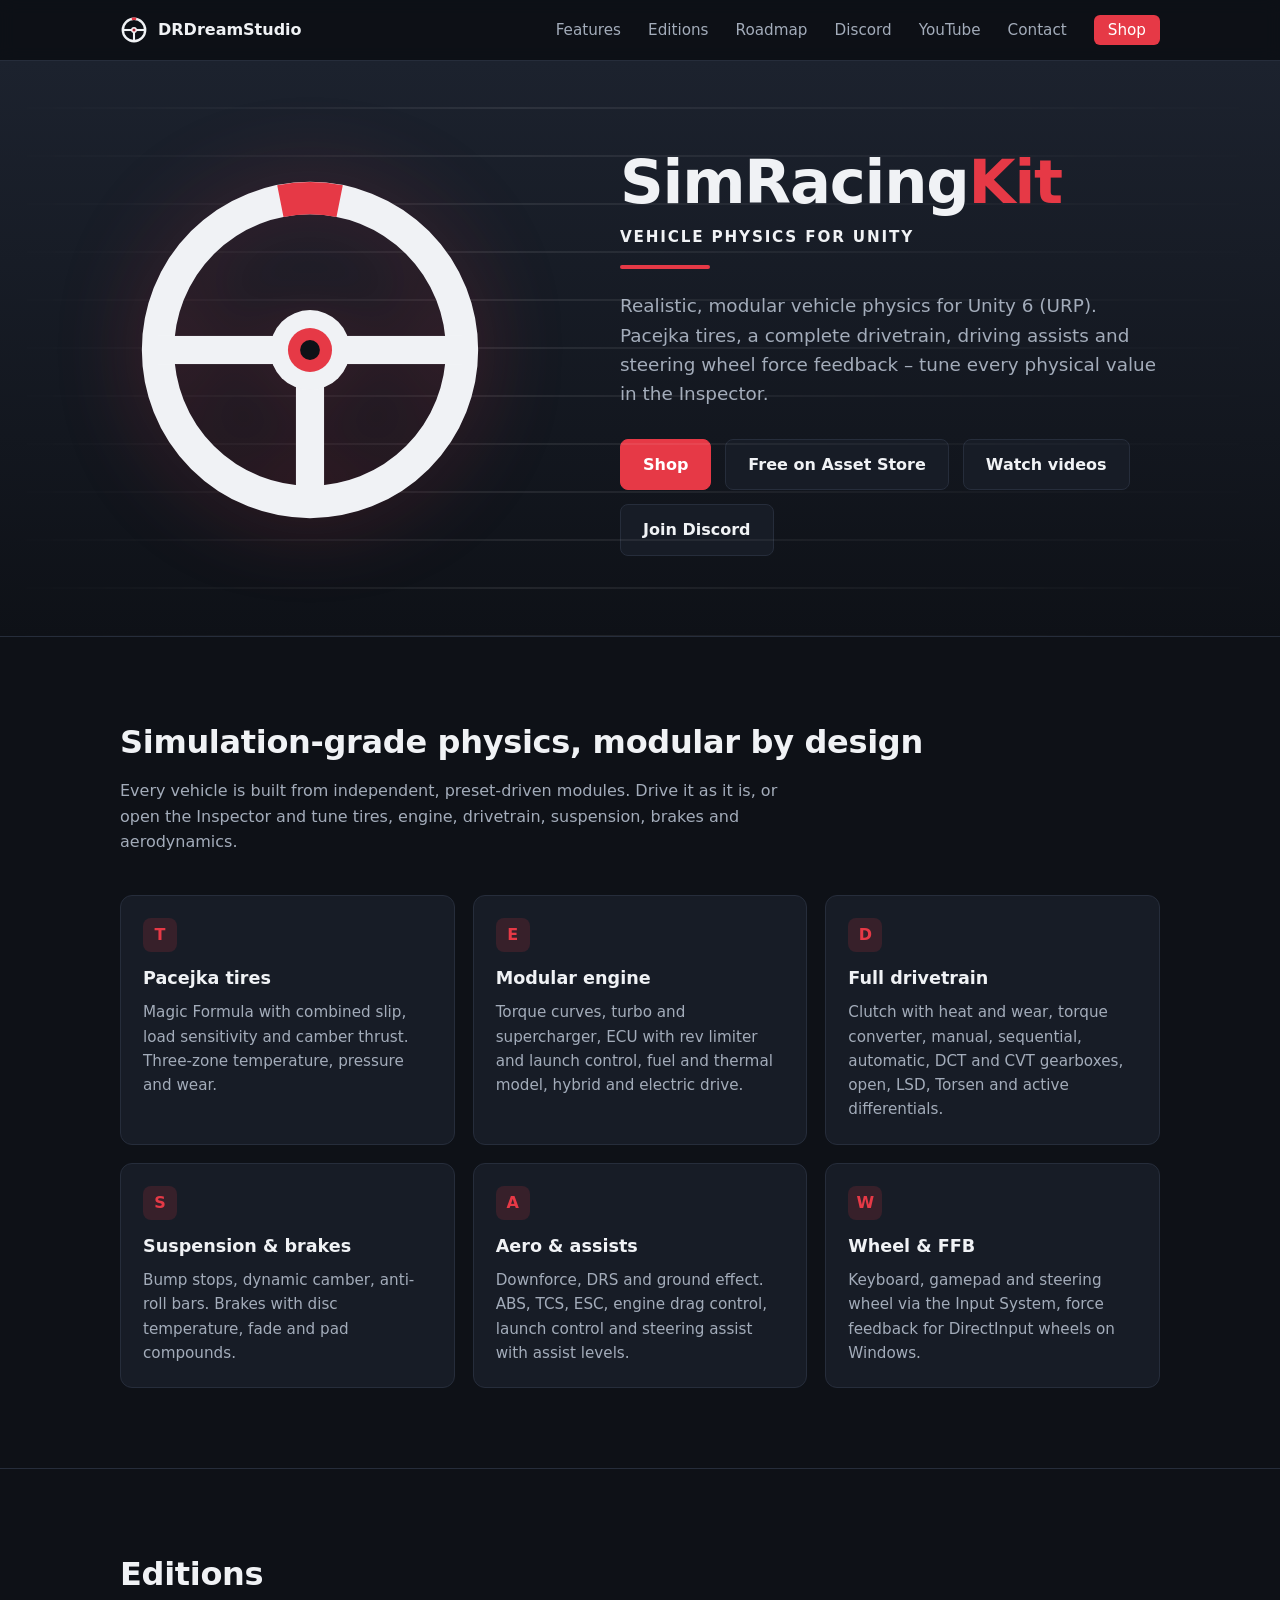
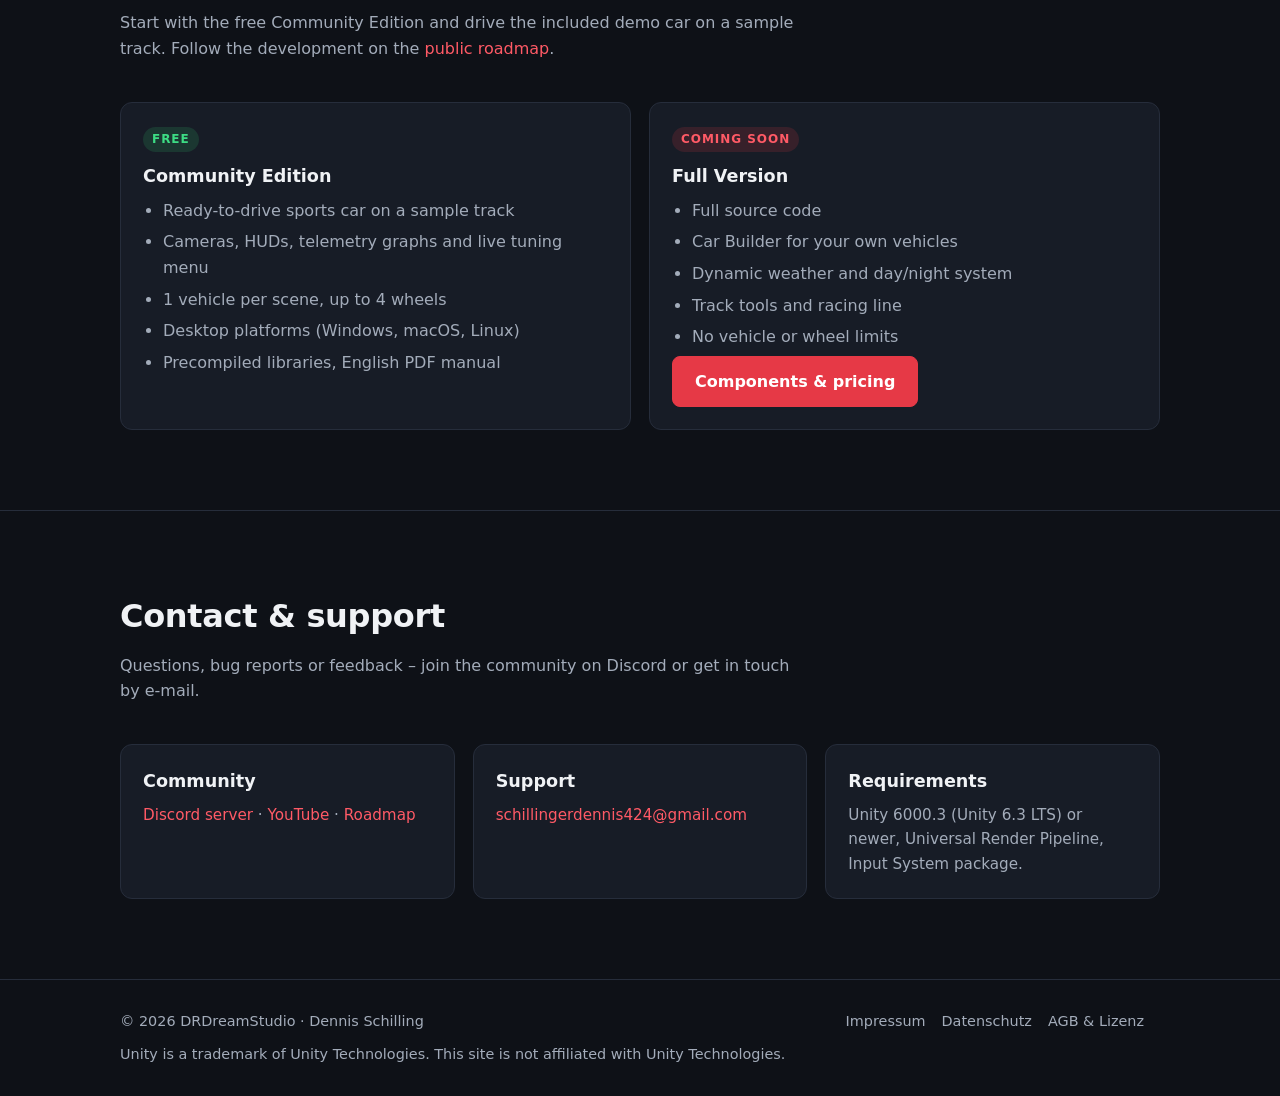
<file: index.html>
<!doctype html>
<html lang="en">
<head>
<meta charset="utf-8">
<meta name="viewport" content="width=device-width, initial-scale=1">
<title>SimRacingKit – Vehicle Physics for Unity | DRDreamStudio</title>
<meta name="description" content="SimRacingKit by DRDreamStudio: realistic, modular vehicle physics for Unity 6 (URP) – Pacejka tires, full drivetrain, driving assists and steering wheel force feedback.">
<link rel="icon" href="data:image/svg+xml,%3Csvg xmlns='http://www.w3.org/2000/svg' viewBox='0 0 100 100'%3E%3Ccircle cx='50' cy='50' r='38' fill='none' stroke='%23f0f2f5' stroke-width='9'/%3E%3Cpath d='M44 12.5 A38 38 0 0 1 56 12.5' stroke='%23e63946' stroke-width='9' fill='none'/%3E%3Ccircle cx='50' cy='50' r='10' fill='%23e63946'/%3E%3C/svg%3E">
<meta http-equiv="Content-Security-Policy" content="default-src 'self'; script-src 'self'; style-src 'self'; img-src 'self' data:; connect-src 'none'; object-src 'none'; base-uri 'self'; form-action 'none'">
<meta name="referrer" content="strict-origin-when-cross-origin">
<link rel="stylesheet" href="assets/css/style.css">
</head>
<body>

<svg width="0" height="0" class="sprite" aria-hidden="true">
  <defs>
    <symbol id="wheel" viewBox="0 0 100 100">
      <circle cx="50" cy="50" r="40" fill="none" stroke="#f0f2f5" stroke-width="8.5"/>
      <path d="M42.2 10.8 A40 40 0 0 1 57.8 10.8" fill="none" stroke="#e63946" stroke-width="8.5"/>
      <rect x="10" y="46.3" width="80" height="7.4" fill="#f0f2f5"/>
      <rect x="46.3" y="50" width="7.4" height="40" fill="#f0f2f5"/>
      <circle cx="50" cy="50" r="10.5" fill="#f0f2f5"/>
      <circle cx="50" cy="50" r="5.8" fill="#e63946"/>
      <circle cx="50" cy="50" r="2.6" fill="#0e1117"/>
    </symbol>
  </defs>
</svg>

<header class="top">
  <div class="wrap">
    <a class="brand" href="index.html"><svg><use href="#wheel"/></svg>DRDreamStudio</a>
    <nav>
      <a href="index.html#features">Features</a>
      <a href="index.html#editions">Editions</a>
      <a href="https://trello.com/b/XNqcwENH/simracingkit-roadmap" rel="noopener noreferrer" target="_blank">Roadmap</a>
      <a href="https://discord.gg/hZpCrPHmDp" rel="noopener noreferrer" target="_blank">Discord</a>
      <a href="https://www.youtube.com/@DennisSchilling1980" rel="noopener noreferrer" target="_blank">YouTube</a>
      <a href="index.html#contact">Contact</a>
      <a class="shop-link" href="shop.html">Shop</a>
    </nav>
  </div>
</header>

<div class="hero">
  <div class="speed"></div>
  <div class="wrap">
    <div class="emblem"><svg viewBox="0 0 100 100"><use href="#wheel"/></svg></div>
    <div>
      <h1>SimRacing<span class="kit">Kit</span></h1>
      <div class="edition">VEHICLE PHYSICS FOR UNITY</div>
      <div class="bar"></div>
      <p class="lead">Realistic, modular vehicle physics for Unity 6 (URP). Pacejka tires, a complete drivetrain, driving assists and steering wheel force feedback – tune every physical value in the Inspector.</p>
      <div class="btns">
        <!-- Link eintragen, sobald das Paket im Asset Store live ist -->
        <a class="btn primary" href="shop.html">Shop</a>
        <a class="btn" href="https://assetstore.unity.com/publishers/" id="storeLink" rel="noopener noreferrer" target="_blank">Free on Asset Store</a>
        <a class="btn" href="https://www.youtube.com/@DennisSchilling1980" id="videoLink" rel="noopener noreferrer" target="_blank">Watch videos</a>
        <a class="btn" href="https://discord.gg/hZpCrPHmDp" rel="noopener noreferrer" target="_blank">Join Discord</a>
      </div>
    </div>
  </div>
</div>

<section id="features">
  <div class="wrap">
    <h2>Simulation-grade physics, modular by design</h2>
    <p class="sub">Every vehicle is built from independent, preset-driven modules. Drive it as it is, or open the Inspector and tune tires, engine, drivetrain, suspension, brakes and aerodynamics.</p>
    <div class="grid">
      <div class="card"><div class="ico">T</div><h3>Pacejka tires</h3><p>Magic Formula with combined slip, load sensitivity and camber thrust. Three-zone temperature, pressure and wear.</p></div>
      <div class="card"><div class="ico">E</div><h3>Modular engine</h3><p>Torque curves, turbo and supercharger, ECU with rev limiter and launch control, fuel and thermal model, hybrid and electric drive.</p></div>
      <div class="card"><div class="ico">D</div><h3>Full drivetrain</h3><p>Clutch with heat and wear, torque converter, manual, sequential, automatic, DCT and CVT gearboxes, open, LSD, Torsen and active differentials.</p></div>
      <div class="card"><div class="ico">S</div><h3>Suspension &amp; brakes</h3><p>Bump stops, dynamic camber, anti-roll bars. Brakes with disc temperature, fade and pad compounds.</p></div>
      <div class="card"><div class="ico">A</div><h3>Aero &amp; assists</h3><p>Downforce, DRS and ground effect. ABS, TCS, ESC, engine drag control, launch control and steering assist with assist levels.</p></div>
      <div class="card"><div class="ico">W</div><h3>Wheel &amp; FFB</h3><p>Keyboard, gamepad and steering wheel via the Input System, force feedback for DirectInput wheels on Windows.</p></div>
    </div>
  </div>
</section>

<section id="editions">
  <div class="wrap">
    <h2>Editions</h2>
    <p class="sub">Start with the free Community Edition and drive the included demo car on a sample track. Follow the development on the <a href="https://trello.com/b/XNqcwENH/simracingkit-roadmap" rel="noopener noreferrer" target="_blank">public roadmap</a>.</p>
    <div class="compare">
      <div class="card">
        <span class="tag free">FREE</span>
        <h3>Community Edition</h3>
        <ul>
          <li>Ready-to-drive sports car on a sample track</li>
          <li>Cameras, HUDs, telemetry graphs and live tuning menu</li>
          <li>1 vehicle per scene, up to 4 wheels</li>
          <li>Desktop platforms (Windows, macOS, Linux)</li>
          <li>Precompiled libraries, English PDF manual</li>
        </ul>
      </div>
      <div class="card">
        <span class="tag soon">COMING SOON</span>
        <h3>Full Version</h3>
        <ul>
          <li>Full source code</li>
          <li>Car Builder for your own vehicles</li>
          <li>Dynamic weather and day/night system</li>
          <li>Track tools and racing line</li>
          <li>No vehicle or wheel limits</li>
        </ul>
        <p class="mt"><a class="btn primary" href="shop.html">Components &amp; pricing</a></p>
      </div>
    </div>
  </div>
</section>

<section id="contact">
  <div class="wrap">
    <h2>Contact &amp; support</h2>
    <p class="sub">Questions, bug reports or feedback – join the community on Discord or get in touch by e-mail.</p>
    <div class="contact">
      <div class="card">
        <h3>Community</h3>
        <p><a href="https://discord.gg/hZpCrPHmDp" rel="noopener noreferrer" target="_blank">Discord server</a> · <a href="https://www.youtube.com/@DennisSchilling1980" rel="noopener noreferrer" target="_blank">YouTube</a> · <a href="https://trello.com/b/XNqcwENH/simracingkit-roadmap" rel="noopener noreferrer" target="_blank">Roadmap</a></p>
      </div>
      <div class="card">
        <h3>Support</h3>
        <p><a href="mailto:schillingerdennis424@gmail.com">schillingerdennis424@gmail.com</a></p>
      </div>
      <div class="card">
        <h3>Requirements</h3>
        <p>Unity 6000.3 (Unity 6.3 LTS) or newer, Universal Render Pipeline, Input System package.</p>
      </div>
    </div>
  </div>
</section>


<footer>
  <div class="wrap">
    <span>© 2026 DRDreamStudio · Dennis Schilling</span>
    <span class="links"><a href="impressum.html">Impressum</a><a href="datenschutz.html">Datenschutz</a><a href="terms.html">AGB &amp; Lizenz</a></span>
    <span>Unity is a trademark of Unity Technologies. This site is not affiliated with Unity Technologies.</span>
  </div>
</footer>

</body>
</html>
</file>
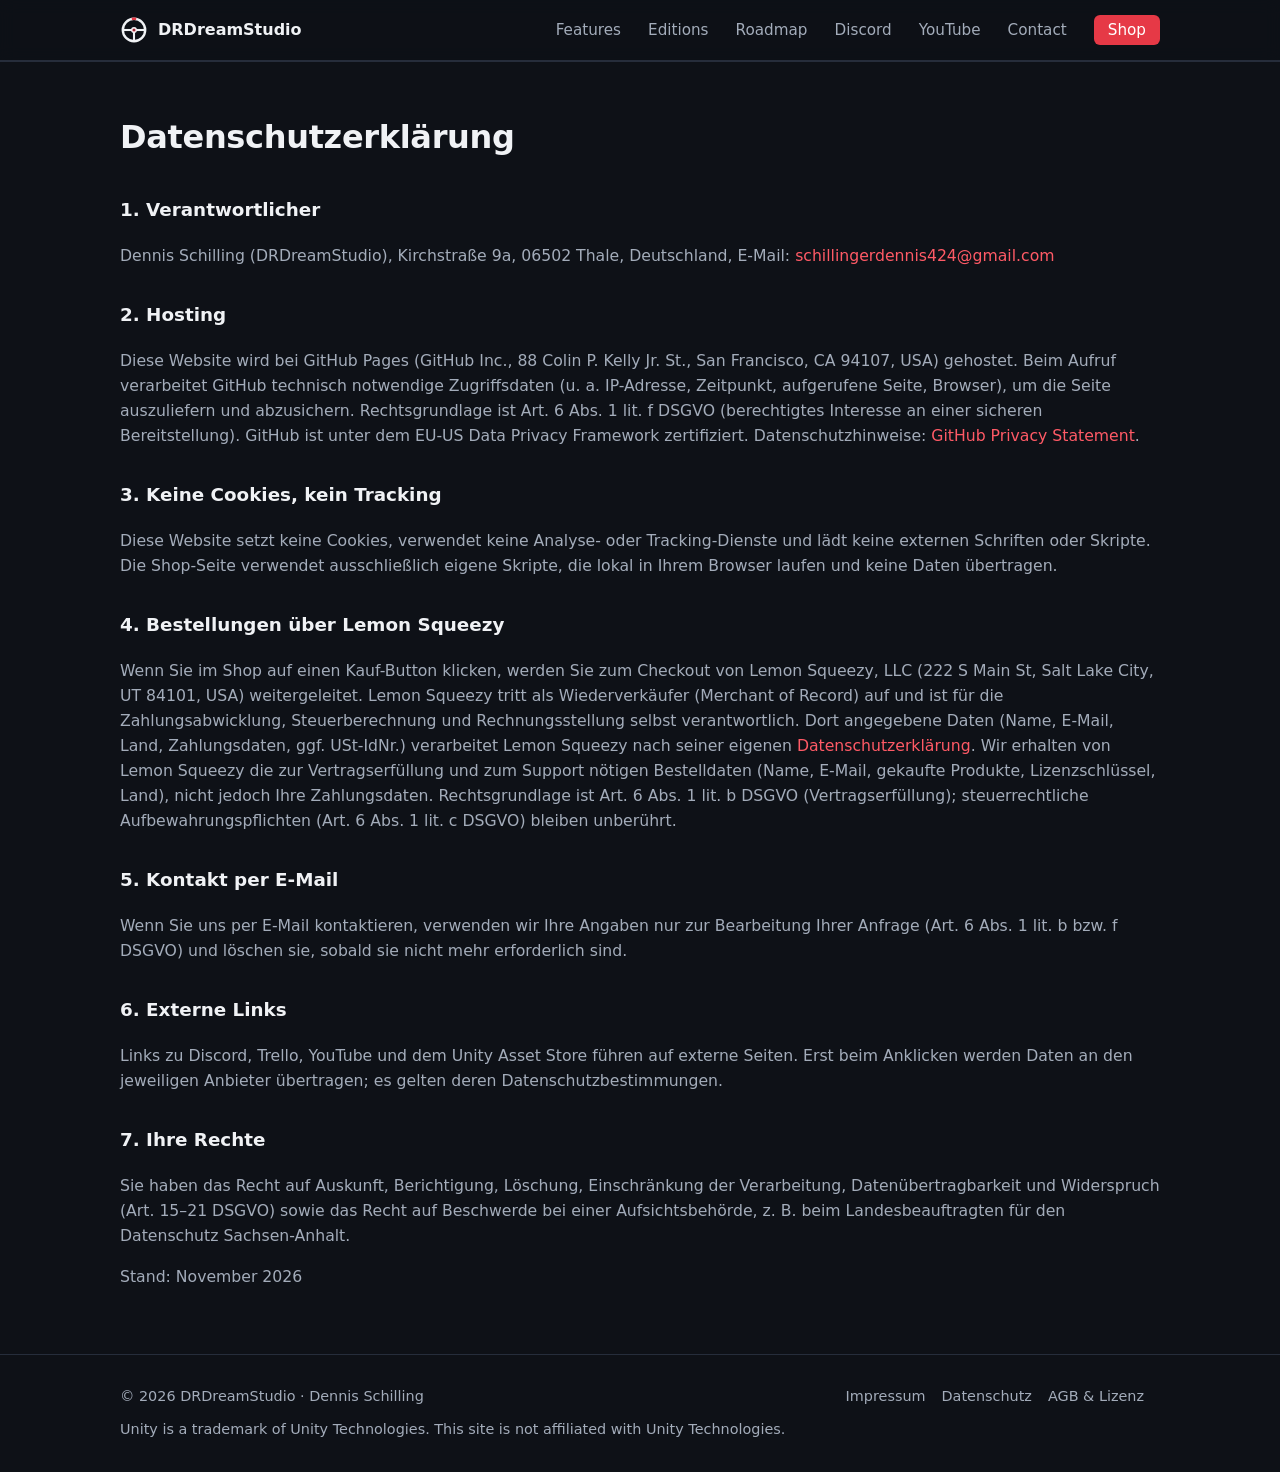
<file: datenschutz.html>
<!doctype html>
<html lang="de">
<head>
<meta charset="utf-8">
<meta name="viewport" content="width=device-width, initial-scale=1">
<title>Datenschutz – DRDreamStudio</title>
<meta name="description" content="Datenschutzerklärung DRDreamStudio / SimRacingKit">
<link rel="icon" href="data:image/svg+xml,%3Csvg xmlns='http://www.w3.org/2000/svg' viewBox='0 0 100 100'%3E%3Ccircle cx='50' cy='50' r='38' fill='none' stroke='%23f0f2f5' stroke-width='9'/%3E%3Cpath d='M44 12.5 A38 38 0 0 1 56 12.5' stroke='%23e63946' stroke-width='9' fill='none'/%3E%3Ccircle cx='50' cy='50' r='10' fill='%23e63946'/%3E%3C/svg%3E">
<meta http-equiv="Content-Security-Policy" content="default-src 'self'; script-src 'self'; style-src 'self'; img-src 'self' data:; connect-src 'none'; object-src 'none'; base-uri 'self'; form-action 'none'">
<meta name="referrer" content="strict-origin-when-cross-origin">
<link rel="stylesheet" href="assets/css/style.css">
</head>
<body>

<svg width="0" height="0" class="sprite" aria-hidden="true">
  <defs>
    <symbol id="wheel" viewBox="0 0 100 100">
      <circle cx="50" cy="50" r="40" fill="none" stroke="#f0f2f5" stroke-width="8.5"/>
      <path d="M42.2 10.8 A40 40 0 0 1 57.8 10.8" fill="none" stroke="#e63946" stroke-width="8.5"/>
      <rect x="10" y="46.3" width="80" height="7.4" fill="#f0f2f5"/>
      <rect x="46.3" y="50" width="7.4" height="40" fill="#f0f2f5"/>
      <circle cx="50" cy="50" r="10.5" fill="#f0f2f5"/>
      <circle cx="50" cy="50" r="5.8" fill="#e63946"/>
      <circle cx="50" cy="50" r="2.6" fill="#0e1117"/>
    </symbol>
  </defs>
</svg>

<header class="top">
  <div class="wrap">
    <a class="brand" href="index.html"><svg><use href="#wheel"/></svg>DRDreamStudio</a>
    <nav>
      <a href="index.html#features">Features</a>
      <a href="index.html#editions">Editions</a>
      <a href="https://trello.com/b/XNqcwENH/simracingkit-roadmap" rel="noopener noreferrer" target="_blank">Roadmap</a>
      <a href="https://discord.gg/hZpCrPHmDp" rel="noopener noreferrer" target="_blank">Discord</a>
      <a href="https://www.youtube.com/@DennisSchilling1980" rel="noopener noreferrer" target="_blank">YouTube</a>
      <a href="index.html#contact">Contact</a>
      <a class="shop-link" href="shop.html">Shop</a>
    </nav>
  </div>
</header>

<div class="legal"><section><div class="wrap">
  <h2>Datenschutzerklärung</h2>
  <h3>1. Verantwortlicher</h3>
  <p>Dennis Schilling (DRDreamStudio), Kirchstraße 9a, 06502 Thale, Deutschland, E-Mail: <a href="mailto:schillingerdennis424@gmail.com">schillingerdennis424@gmail.com</a></p>

  <h3>2. Hosting</h3>
  <p>Diese Website wird bei GitHub Pages (GitHub Inc., 88 Colin P. Kelly Jr. St., San Francisco, CA 94107, USA) gehostet. Beim Aufruf verarbeitet GitHub technisch notwendige Zugriffsdaten (u. a. IP-Adresse, Zeitpunkt, aufgerufene Seite, Browser), um die Seite auszuliefern und abzusichern. Rechtsgrundlage ist Art. 6 Abs. 1 lit. f DSGVO (berechtigtes Interesse an einer sicheren Bereitstellung). GitHub ist unter dem EU-US Data Privacy Framework zertifiziert. Datenschutzhinweise: <a href="https://docs.github.com/site-policy/privacy-policies/github-general-privacy-statement" rel="noopener noreferrer" target="_blank">GitHub Privacy Statement</a>.</p>

  <h3>3. Keine Cookies, kein Tracking</h3>
  <p>Diese Website setzt keine Cookies, verwendet keine Analyse- oder Tracking-Dienste und lädt keine externen Schriften oder Skripte. Die Shop-Seite verwendet ausschließlich eigene Skripte, die lokal in Ihrem Browser laufen und keine Daten übertragen.</p>

  <h3>4. Bestellungen über Lemon Squeezy</h3>
  <p>Wenn Sie im Shop auf einen Kauf-Button klicken, werden Sie zum Checkout von Lemon Squeezy, LLC (222 S Main St, Salt Lake City, UT 84101, USA) weitergeleitet. Lemon Squeezy tritt als Wiederverkäufer (Merchant of Record) auf und ist für die Zahlungsabwicklung, Steuerberechnung und Rechnungsstellung selbst verantwortlich. Dort angegebene Daten (Name, E-Mail, Land, Zahlungsdaten, ggf. USt-IdNr.) verarbeitet Lemon Squeezy nach seiner eigenen <a href="https://www.lemonsqueezy.com/privacy" rel="noopener noreferrer" target="_blank">Datenschutzerklärung</a>. Wir erhalten von Lemon Squeezy die zur Vertragserfüllung und zum Support nötigen Bestelldaten (Name, E-Mail, gekaufte Produkte, Lizenzschlüssel, Land), nicht jedoch Ihre Zahlungsdaten. Rechtsgrundlage ist Art. 6 Abs. 1 lit. b DSGVO (Vertragserfüllung); steuerrechtliche Aufbewahrungspflichten (Art. 6 Abs. 1 lit. c DSGVO) bleiben unberührt.</p>

  <h3>5. Kontakt per E-Mail</h3>
  <p>Wenn Sie uns per E-Mail kontaktieren, verwenden wir Ihre Angaben nur zur Bearbeitung Ihrer Anfrage (Art. 6 Abs. 1 lit. b bzw. f DSGVO) und löschen sie, sobald sie nicht mehr erforderlich sind.</p>

  <h3>6. Externe Links</h3>
  <p>Links zu Discord, Trello, YouTube und dem Unity Asset Store führen auf externe Seiten. Erst beim Anklicken werden Daten an den jeweiligen Anbieter übertragen; es gelten deren Datenschutzbestimmungen.</p>

  <h3>7. Ihre Rechte</h3>
  <p>Sie haben das Recht auf Auskunft, Berichtigung, Löschung, Einschränkung der Verarbeitung, Datenübertragbarkeit und Widerspruch (Art. 15–21 DSGVO) sowie das Recht auf Beschwerde bei einer Aufsichtsbehörde, z. B. beim Landesbeauftragten für den Datenschutz Sachsen-Anhalt.</p>

  <p>Stand: November 2026</p>
</div></section></div>

<footer>
  <div class="wrap">
    <span>© 2026 DRDreamStudio · Dennis Schilling</span>
    <span class="links"><a href="impressum.html">Impressum</a><a href="datenschutz.html">Datenschutz</a><a href="terms.html">AGB &amp; Lizenz</a></span>
    <span>Unity is a trademark of Unity Technologies. This site is not affiliated with Unity Technologies.</span>
  </div>
</footer>

</body>
</html>
</file>
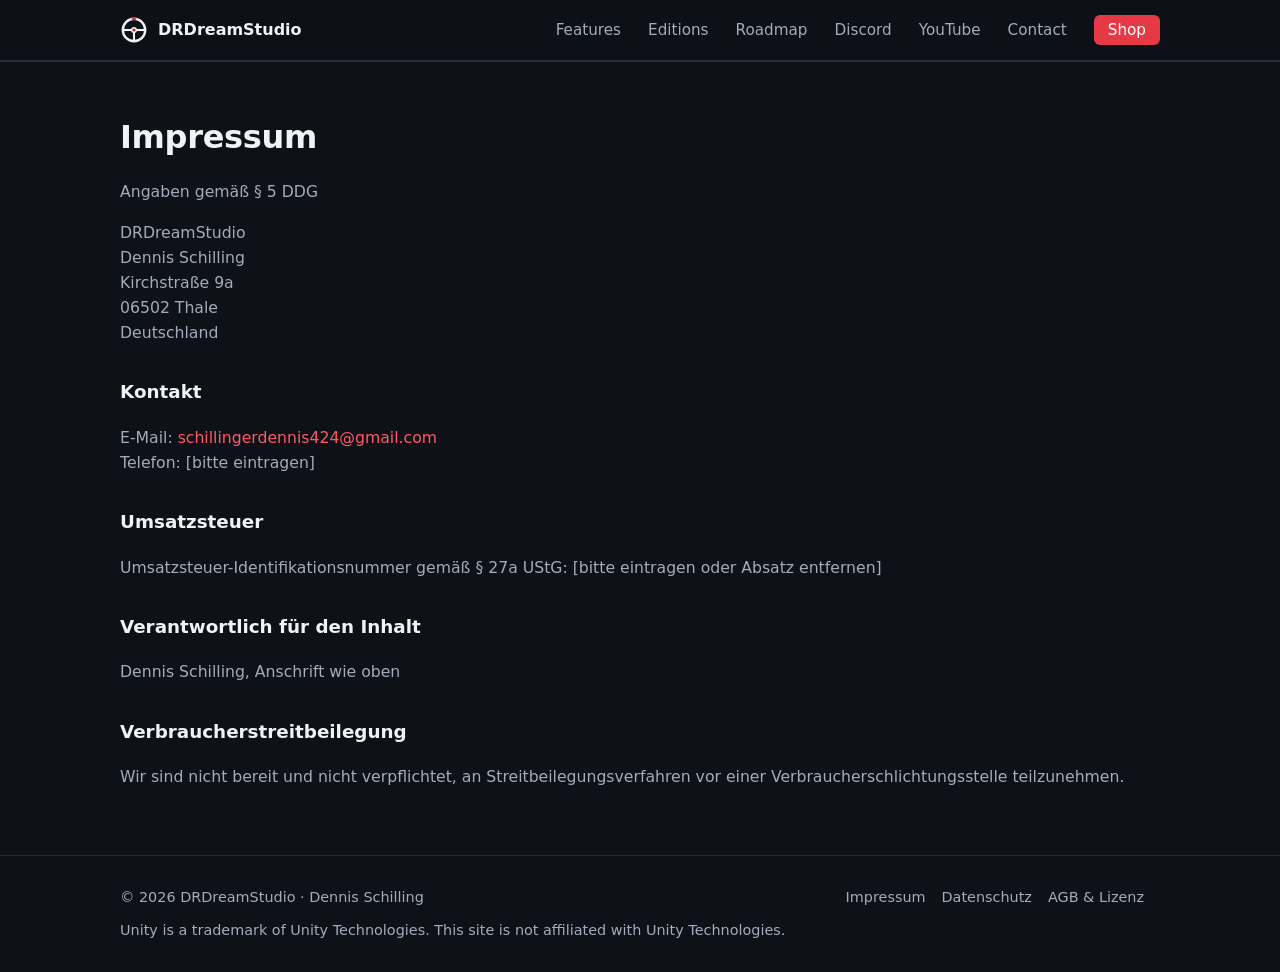
<file: impressum.html>
<!doctype html>
<html lang="de">
<head>
<meta charset="utf-8">
<meta name="viewport" content="width=device-width, initial-scale=1">
<title>Impressum – DRDreamStudio</title>
<meta name="description" content="Impressum DRDreamStudio / SimRacingKit">
<link rel="icon" href="data:image/svg+xml,%3Csvg xmlns='http://www.w3.org/2000/svg' viewBox='0 0 100 100'%3E%3Ccircle cx='50' cy='50' r='38' fill='none' stroke='%23f0f2f5' stroke-width='9'/%3E%3Cpath d='M44 12.5 A38 38 0 0 1 56 12.5' stroke='%23e63946' stroke-width='9' fill='none'/%3E%3Ccircle cx='50' cy='50' r='10' fill='%23e63946'/%3E%3C/svg%3E">
<meta http-equiv="Content-Security-Policy" content="default-src 'self'; script-src 'self'; style-src 'self'; img-src 'self' data:; connect-src 'none'; object-src 'none'; base-uri 'self'; form-action 'none'">
<meta name="referrer" content="strict-origin-when-cross-origin">
<link rel="stylesheet" href="assets/css/style.css">
</head>
<body>

<svg width="0" height="0" class="sprite" aria-hidden="true">
  <defs>
    <symbol id="wheel" viewBox="0 0 100 100">
      <circle cx="50" cy="50" r="40" fill="none" stroke="#f0f2f5" stroke-width="8.5"/>
      <path d="M42.2 10.8 A40 40 0 0 1 57.8 10.8" fill="none" stroke="#e63946" stroke-width="8.5"/>
      <rect x="10" y="46.3" width="80" height="7.4" fill="#f0f2f5"/>
      <rect x="46.3" y="50" width="7.4" height="40" fill="#f0f2f5"/>
      <circle cx="50" cy="50" r="10.5" fill="#f0f2f5"/>
      <circle cx="50" cy="50" r="5.8" fill="#e63946"/>
      <circle cx="50" cy="50" r="2.6" fill="#0e1117"/>
    </symbol>
  </defs>
</svg>

<header class="top">
  <div class="wrap">
    <a class="brand" href="index.html"><svg><use href="#wheel"/></svg>DRDreamStudio</a>
    <nav>
      <a href="index.html#features">Features</a>
      <a href="index.html#editions">Editions</a>
      <a href="https://trello.com/b/XNqcwENH/simracingkit-roadmap" rel="noopener noreferrer" target="_blank">Roadmap</a>
      <a href="https://discord.gg/hZpCrPHmDp" rel="noopener noreferrer" target="_blank">Discord</a>
      <a href="https://www.youtube.com/@DennisSchilling1980" rel="noopener noreferrer" target="_blank">YouTube</a>
      <a href="index.html#contact">Contact</a>
      <a class="shop-link" href="shop.html">Shop</a>
    </nav>
  </div>
</header>

<div class="legal"><section><div class="wrap">
  <h2>Impressum</h2>
  <p>Angaben gemäß § 5 DDG</p>
  <p>DRDreamStudio<br>Dennis Schilling<br>Kirchstraße 9a<br>06502 Thale<br>Deutschland</p>
  <h3>Kontakt</h3>
  <p>E-Mail: <a href="mailto:schillingerdennis424@gmail.com">schillingerdennis424@gmail.com</a><br>
  <!-- PFLICHT: zweiter schneller Kontaktweg, z. B. Telefon --> Telefon: [bitte eintragen]</p>
  <h3>Umsatzsteuer</h3>
  <p><!-- Nur wenn vorhanden, sonst Absatz löschen -->Umsatzsteuer-Identifikationsnummer gemäß § 27a UStG: [bitte eintragen oder Absatz entfernen]</p>
  <h3>Verantwortlich für den Inhalt</h3>
  <p>Dennis Schilling, Anschrift wie oben</p>
  <h3>Verbraucherstreitbeilegung</h3>
  <p>Wir sind nicht bereit und nicht verpflichtet, an Streitbeilegungsverfahren vor einer Verbraucherschlichtungsstelle teilzunehmen.</p>
</div></section></div>

<footer>
  <div class="wrap">
    <span>© 2026 DRDreamStudio · Dennis Schilling</span>
    <span class="links"><a href="impressum.html">Impressum</a><a href="datenschutz.html">Datenschutz</a><a href="terms.html">AGB &amp; Lizenz</a></span>
    <span>Unity is a trademark of Unity Technologies. This site is not affiliated with Unity Technologies.</span>
  </div>
</footer>

</body>
</html>
</file>
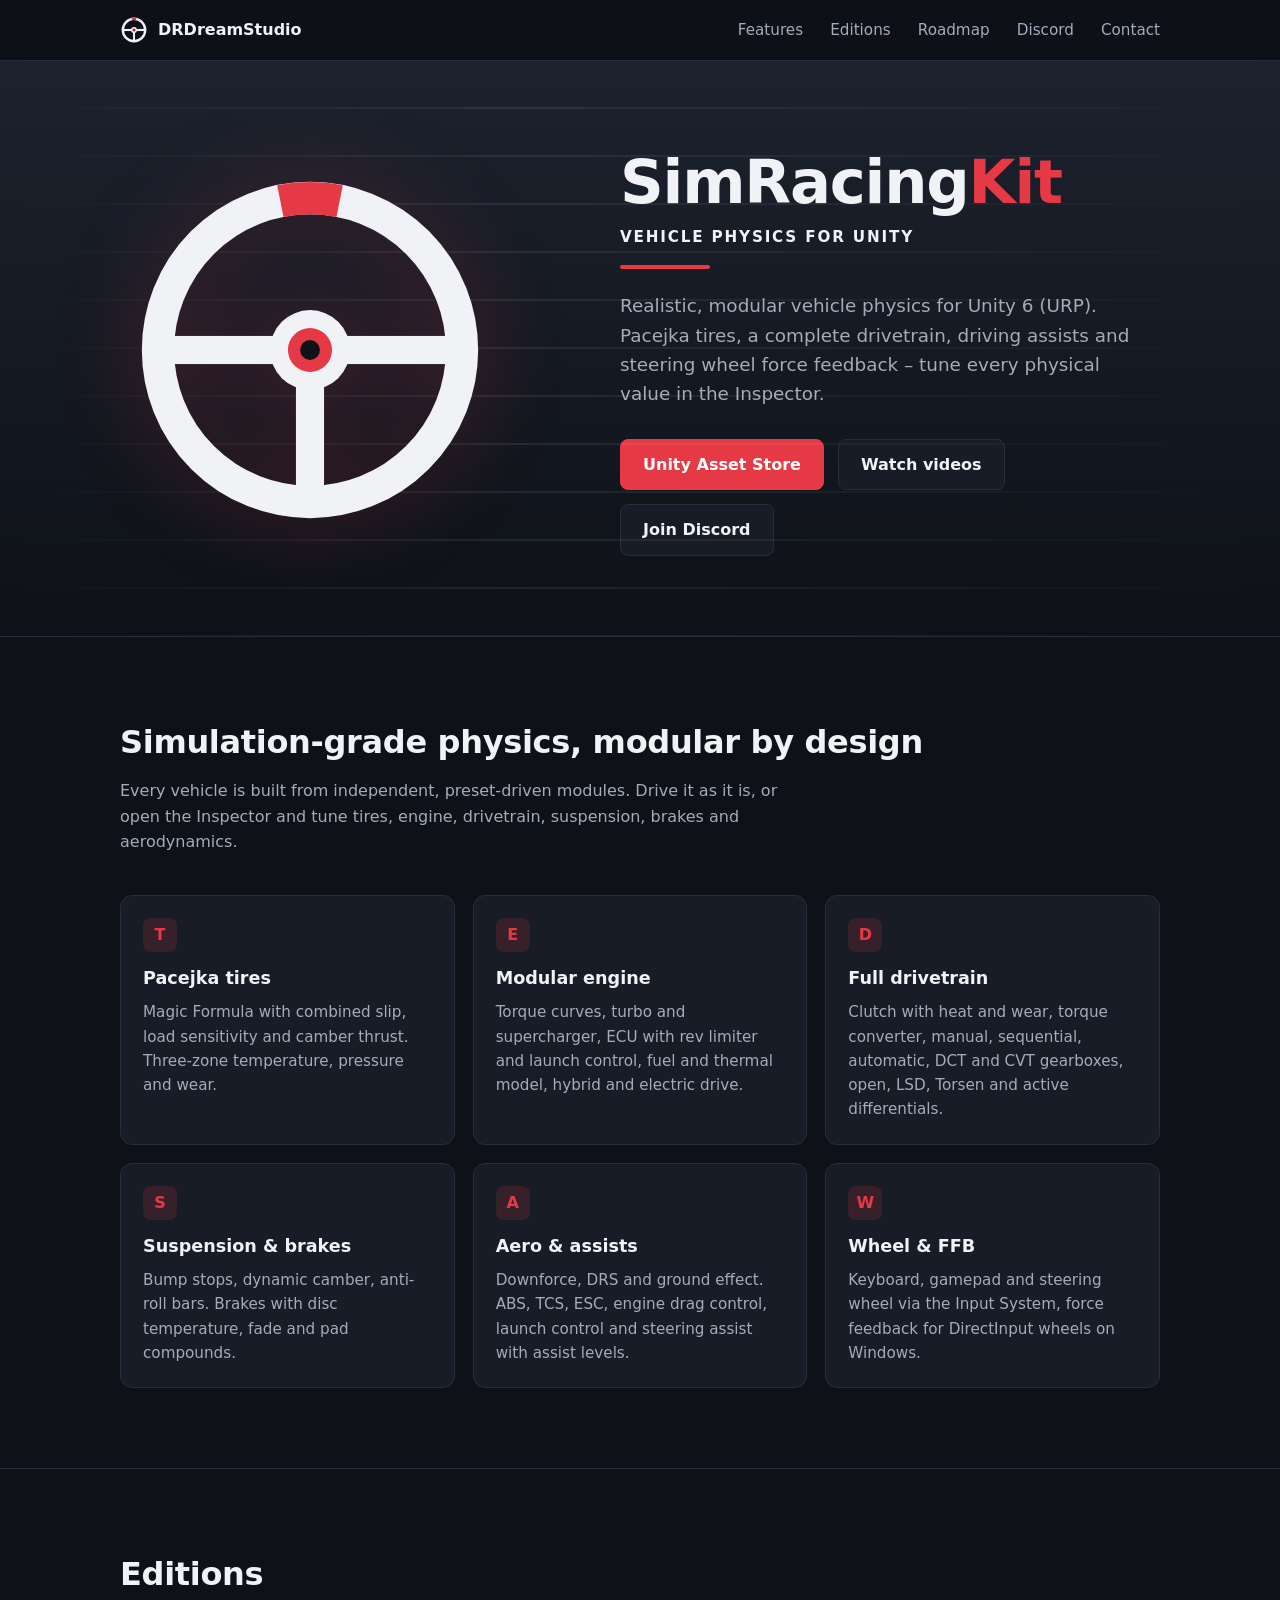
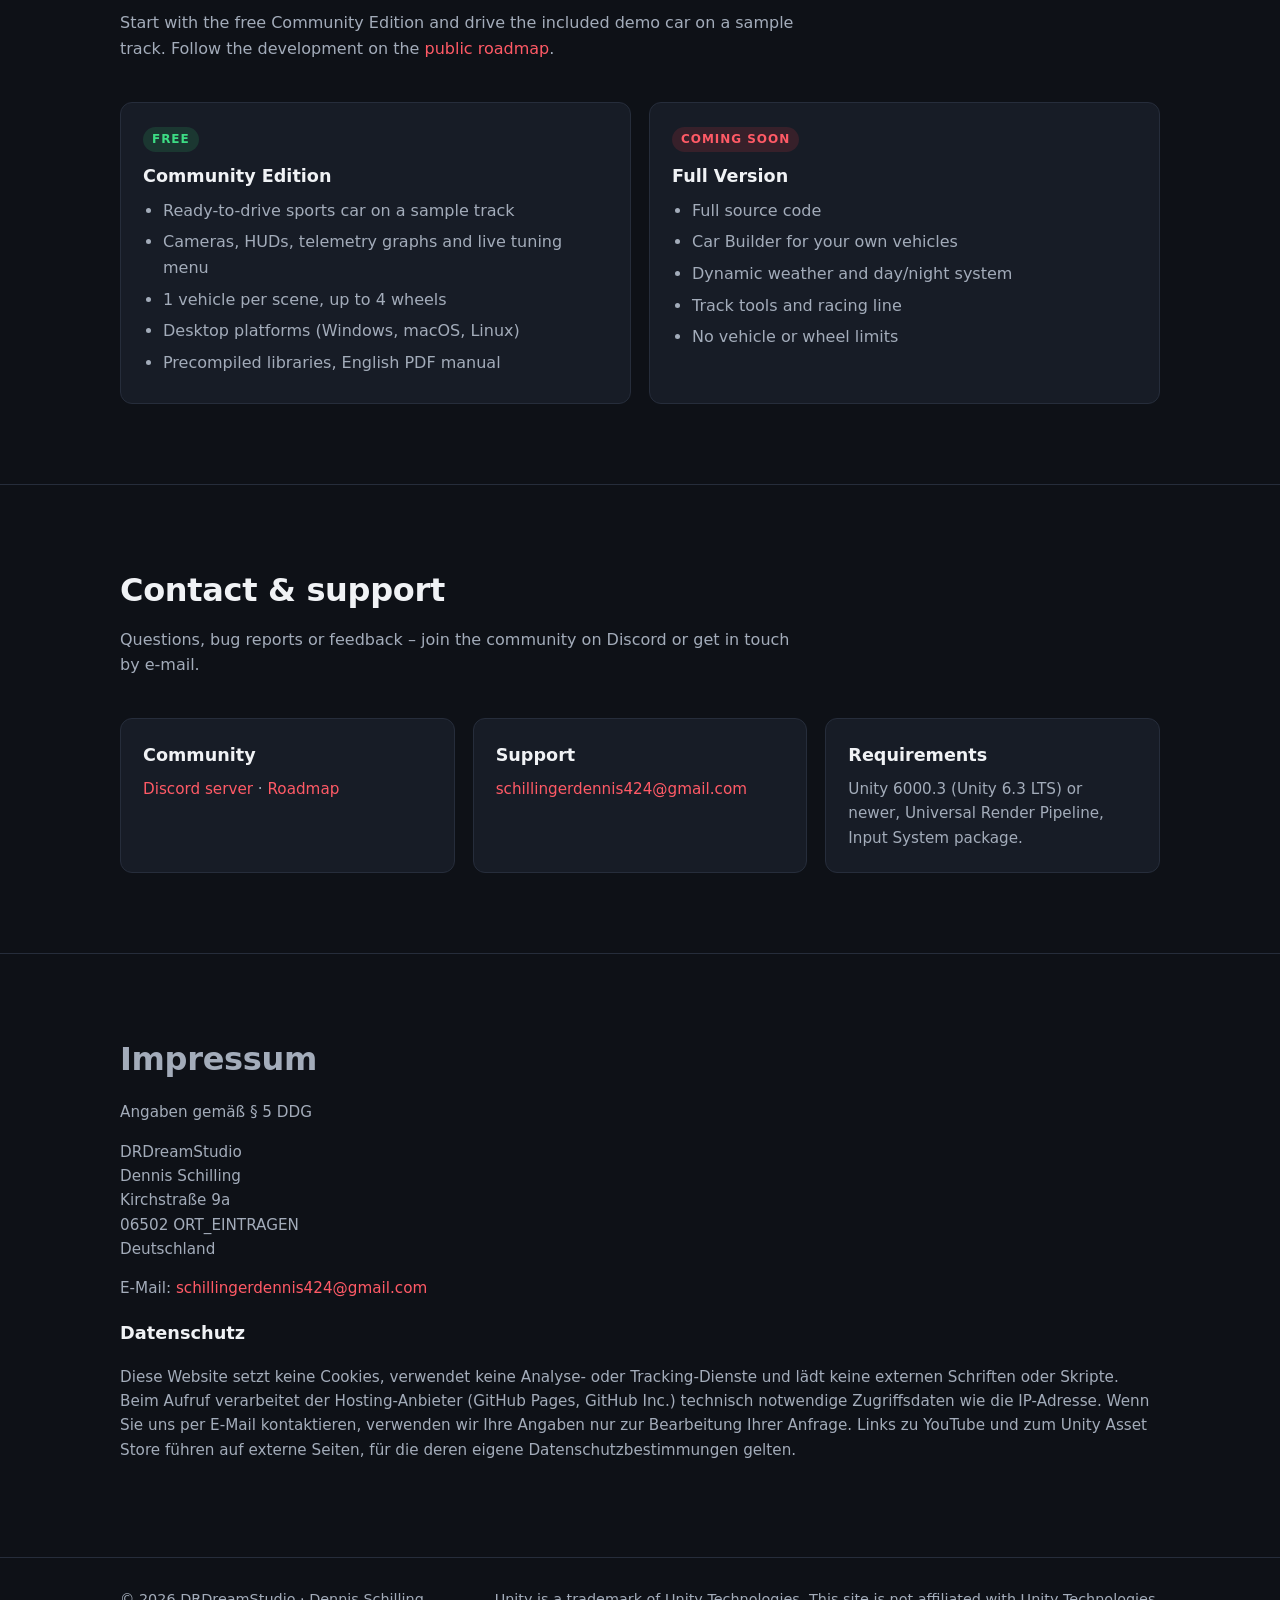
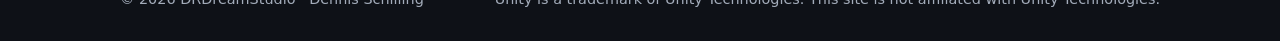
<file: index_1.html>
<!doctype html>
<html lang="en">
<head>
<meta charset="utf-8">
<meta name="viewport" content="width=device-width, initial-scale=1">
<title>SimRacingKit – Vehicle Physics for Unity | DRDreamStudio</title>
<meta name="description" content="SimRacingKit by DRDreamStudio: realistic, modular vehicle physics for Unity 6 (URP) – Pacejka tires, full drivetrain, driving assists and steering wheel force feedback.">
<link rel="icon" href="data:image/svg+xml,%3Csvg xmlns='http://www.w3.org/2000/svg' viewBox='0 0 100 100'%3E%3Ccircle cx='50' cy='50' r='38' fill='none' stroke='%23f0f2f5' stroke-width='9'/%3E%3Cpath d='M44 12.5 A38 38 0 0 1 56 12.5' stroke='%23e63946' stroke-width='9' fill='none'/%3E%3Ccircle cx='50' cy='50' r='10' fill='%23e63946'/%3E%3C/svg%3E">
<style>
  :root{
    --bg:#0e1117; --bg2:#1c222e; --card:#171c26; --line:#262d3b;
    --text:#f0f2f5; --muted:#a3acba; --red:#e63946; --red2:#ff5a66;
  }
  *{box-sizing:border-box}
  html{scroll-behavior:smooth}
  body{margin:0;background:var(--bg);color:var(--text);
       font-family:system-ui,-apple-system,"Segoe UI",Roboto,Helvetica,Arial,sans-serif;line-height:1.6}
  a{color:var(--red2);text-decoration:none} a:hover{text-decoration:underline}
  .wrap{max-width:1080px;margin:0 auto;padding:0 20px}
  header.top{position:sticky;top:0;z-index:10;background:rgba(14,17,23,.85);backdrop-filter:blur(8px);border-bottom:1px solid var(--line)}
  header.top .wrap{display:flex;align-items:center;justify-content:space-between;height:60px}
  .brand{display:flex;align-items:center;gap:10px;font-weight:700;color:var(--text)}
  .brand svg{width:28px;height:28px}
  nav a{color:var(--muted);margin-left:22px;font-size:.95rem} nav a:hover{color:var(--text);text-decoration:none}

  .hero{background:linear-gradient(180deg,var(--bg2),var(--bg));padding:90px 0 80px;overflow:hidden;position:relative}
  .hero .wrap{display:grid;grid-template-columns:1fr 1.2fr;gap:50px;align-items:center}
  .hero .emblem svg{width:100%;max-width:380px;filter:drop-shadow(0 0 40px rgba(230,57,70,.25))}
  h1{font-size:clamp(2.4rem,5vw,3.8rem);line-height:1.05;margin:0 0 10px;letter-spacing:-.02em}
  h1 .kit{color:var(--red)}
  .edition{font-weight:600;letter-spacing:.12em;font-size:.95rem;color:var(--text)}
  .bar{width:90px;height:4px;background:var(--red);margin:16px 0 22px;border-radius:2px}
  .lead{color:var(--muted);font-size:1.15rem;max-width:520px;margin:0 0 30px}
  .btns{display:flex;gap:14px;flex-wrap:wrap}
  .btn{display:inline-block;padding:12px 22px;border-radius:8px;font-weight:600;border:1px solid var(--line);color:var(--text);background:var(--card)}
  .btn.primary{background:var(--red);border-color:var(--red);color:#fff}
  .btn:hover{text-decoration:none;filter:brightness(1.1)}
  .speed{position:absolute;inset:0;pointer-events:none;opacity:.08;
         background:repeating-linear-gradient(180deg,transparent 0 46px,#fff 46px 48px);mask-image:linear-gradient(90deg,transparent,#000 40%,transparent)}

  section{padding:80px 0;border-top:1px solid var(--line)}
  h2{font-size:2rem;margin:0 0 10px;letter-spacing:-.01em}
  .sub{color:var(--muted);margin:0 0 40px;max-width:680px}
  .grid{display:grid;grid-template-columns:repeat(3,1fr);gap:18px}
  .card{background:var(--card);border:1px solid var(--line);border-radius:12px;padding:22px}
  .card h3{margin:0 0 8px;font-size:1.1rem}
  .card p{margin:0;color:var(--muted);font-size:.95rem}
  .card .ico{width:34px;height:34px;border-radius:8px;background:rgba(230,57,70,.15);color:var(--red);display:grid;place-items:center;font-weight:700;margin-bottom:12px}

  .compare{display:grid;grid-template-columns:1fr 1fr;gap:18px}
  .compare ul{margin:0;padding-left:20px;color:var(--muted)} .compare li{margin:6px 0}
  .tag{display:inline-block;font-size:.75rem;font-weight:700;letter-spacing:.08em;padding:3px 9px;border-radius:20px;margin-bottom:10px}
  .tag.free{background:rgba(46,204,113,.15);color:#3ddc84} .tag.soon{background:rgba(230,57,70,.15);color:var(--red2)}

  .contact{display:grid;grid-template-columns:repeat(3,1fr);gap:18px}
  footer{border-top:1px solid var(--line);padding:30px 0;color:var(--muted);font-size:.9rem}
  footer .wrap{display:flex;justify-content:space-between;flex-wrap:wrap;gap:10px}
  .legal{font-size:.95rem;color:var(--muted)} .legal h3{color:var(--text)}

  @media (max-width:820px){
    .hero .wrap,.compare,.contact{grid-template-columns:1fr}
    .grid{grid-template-columns:1fr 1fr}
    .hero .emblem{text-align:center} .hero .emblem svg{max-width:220px}
    nav a{margin-left:14px}
  }
  @media (max-width:520px){ .grid{grid-template-columns:1fr} nav{display:none} }
</style>
</head>
<body>

<svg width="0" height="0" style="position:absolute">
  <defs>
    <symbol id="wheel" viewBox="0 0 100 100">
      <circle cx="50" cy="50" r="40" fill="none" stroke="#f0f2f5" stroke-width="8.5"/>
      <path d="M42.2 10.8 A40 40 0 0 1 57.8 10.8" fill="none" stroke="#e63946" stroke-width="8.5"/>
      <rect x="10" y="46.3" width="80" height="7.4" fill="#f0f2f5"/>
      <rect x="46.3" y="50" width="7.4" height="40" fill="#f0f2f5"/>
      <circle cx="50" cy="50" r="10.5" fill="#f0f2f5"/>
      <circle cx="50" cy="50" r="5.8" fill="#e63946"/>
      <circle cx="50" cy="50" r="2.6" fill="#0e1117"/>
    </symbol>
  </defs>
</svg>

<header class="top">
  <div class="wrap">
    <a class="brand" href="#"><svg><use href="#wheel"/></svg>DRDreamStudio</a>
    <nav>
      <a href="#features">Features</a>
      <a href="#editions">Editions</a>
      <a href="https://trello.com/b/XNqcwENH/simracingkit-roadmap">Roadmap</a>
      <a href="https://discord.gg/hZpCrPHmDp">Discord</a>
      <a href="#contact">Contact</a>
    </nav>
  </div>
</header>

<div class="hero">
  <div class="speed"></div>
  <div class="wrap">
    <div class="emblem"><svg viewBox="0 0 100 100"><use href="#wheel"/></svg></div>
    <div>
      <h1>SimRacing<span class="kit">Kit</span></h1>
      <div class="edition">VEHICLE PHYSICS FOR UNITY</div>
      <div class="bar"></div>
      <p class="lead">Realistic, modular vehicle physics for Unity 6 (URP). Pacejka tires, a complete drivetrain, driving assists and steering wheel force feedback – tune every physical value in the Inspector.</p>
      <div class="btns">
        <!-- Link eintragen, sobald das Paket im Asset Store live ist -->
        <a class="btn primary" href="https://assetstore.unity.com/publishers/" id="storeLink">Unity Asset Store</a>
        <!-- YouTube-Kanal-URL eintragen -->
        <a class="btn" href="https://www.youtube.com/" id="videoLink">Watch videos</a>
        <a class="btn" href="https://discord.gg/hZpCrPHmDp">Join Discord</a>
      </div>
    </div>
  </div>
</div>

<section id="features">
  <div class="wrap">
    <h2>Simulation-grade physics, modular by design</h2>
    <p class="sub">Every vehicle is built from independent, preset-driven modules. Drive it as it is, or open the Inspector and tune tires, engine, drivetrain, suspension, brakes and aerodynamics.</p>
    <div class="grid">
      <div class="card"><div class="ico">T</div><h3>Pacejka tires</h3><p>Magic Formula with combined slip, load sensitivity and camber thrust. Three-zone temperature, pressure and wear.</p></div>
      <div class="card"><div class="ico">E</div><h3>Modular engine</h3><p>Torque curves, turbo and supercharger, ECU with rev limiter and launch control, fuel and thermal model, hybrid and electric drive.</p></div>
      <div class="card"><div class="ico">D</div><h3>Full drivetrain</h3><p>Clutch with heat and wear, torque converter, manual, sequential, automatic, DCT and CVT gearboxes, open, LSD, Torsen and active differentials.</p></div>
      <div class="card"><div class="ico">S</div><h3>Suspension &amp; brakes</h3><p>Bump stops, dynamic camber, anti-roll bars. Brakes with disc temperature, fade and pad compounds.</p></div>
      <div class="card"><div class="ico">A</div><h3>Aero &amp; assists</h3><p>Downforce, DRS and ground effect. ABS, TCS, ESC, engine drag control, launch control and steering assist with assist levels.</p></div>
      <div class="card"><div class="ico">W</div><h3>Wheel &amp; FFB</h3><p>Keyboard, gamepad and steering wheel via the Input System, force feedback for DirectInput wheels on Windows.</p></div>
    </div>
  </div>
</section>

<section id="editions">
  <div class="wrap">
    <h2>Editions</h2>
    <p class="sub">Start with the free Community Edition and drive the included demo car on a sample track. Follow the development on the <a href="https://trello.com/b/XNqcwENH/simracingkit-roadmap">public roadmap</a>.</p>
    <div class="compare">
      <div class="card">
        <span class="tag free">FREE</span>
        <h3>Community Edition</h3>
        <ul>
          <li>Ready-to-drive sports car on a sample track</li>
          <li>Cameras, HUDs, telemetry graphs and live tuning menu</li>
          <li>1 vehicle per scene, up to 4 wheels</li>
          <li>Desktop platforms (Windows, macOS, Linux)</li>
          <li>Precompiled libraries, English PDF manual</li>
        </ul>
      </div>
      <div class="card">
        <span class="tag soon">COMING SOON</span>
        <h3>Full Version</h3>
        <ul>
          <li>Full source code</li>
          <li>Car Builder for your own vehicles</li>
          <li>Dynamic weather and day/night system</li>
          <li>Track tools and racing line</li>
          <li>No vehicle or wheel limits</li>
        </ul>
      </div>
    </div>
  </div>
</section>

<section id="contact">
  <div class="wrap">
    <h2>Contact &amp; support</h2>
    <p class="sub">Questions, bug reports or feedback – join the community on Discord or get in touch by e-mail.</p>
    <div class="contact">
      <div class="card">
        <h3>Community</h3>
        <p><a href="https://discord.gg/hZpCrPHmDp">Discord server</a> · <a href="https://trello.com/b/XNqcwENH/simracingkit-roadmap">Roadmap</a></p>
      </div>
      <div class="card">
        <h3>Support</h3>
        <p><a href="mailto:schillingerdennis424@gmail.com">schillingerdennis424@gmail.com</a></p>
      </div>
      <div class="card">
        <h3>Requirements</h3>
        <p>Unity 6000.3 (Unity 6.3 LTS) or newer, Universal Render Pipeline, Input System package.</p>
      </div>
    </div>
  </div>
</section>

<section id="impressum" class="legal">
  <div class="wrap">
    <h2>Impressum</h2>
    <p>Angaben gemäß § 5 DDG</p>
    <p>
      DRDreamStudio<br>
      Dennis Schilling<br>
      Kirchstraße 9a<br>
      06502 ORT_EINTRAGEN<br>
      Deutschland
    </p>
    <p>E-Mail: <a href="mailto:schillingerdennis424@gmail.com">schillingerdennis424@gmail.com</a></p>

    <h3>Datenschutz</h3>
    <p>Diese Website setzt keine Cookies, verwendet keine Analyse- oder Tracking-Dienste und lädt keine externen Schriften oder Skripte. Beim Aufruf verarbeitet der Hosting-Anbieter (GitHub Pages, GitHub Inc.) technisch notwendige Zugriffsdaten wie die IP-Adresse. Wenn Sie uns per E-Mail kontaktieren, verwenden wir Ihre Angaben nur zur Bearbeitung Ihrer Anfrage. Links zu YouTube und zum Unity Asset Store führen auf externe Seiten, für die deren eigene Datenschutzbestimmungen gelten.</p>
  </div>
</section>

<footer>
  <div class="wrap">
    <span>© 2026 DRDreamStudio · Dennis Schilling</span>
    <span>Unity is a trademark of Unity Technologies. This site is not affiliated with Unity Technologies.</span>
  </div>
</footer>

</body>
</html>
</file>
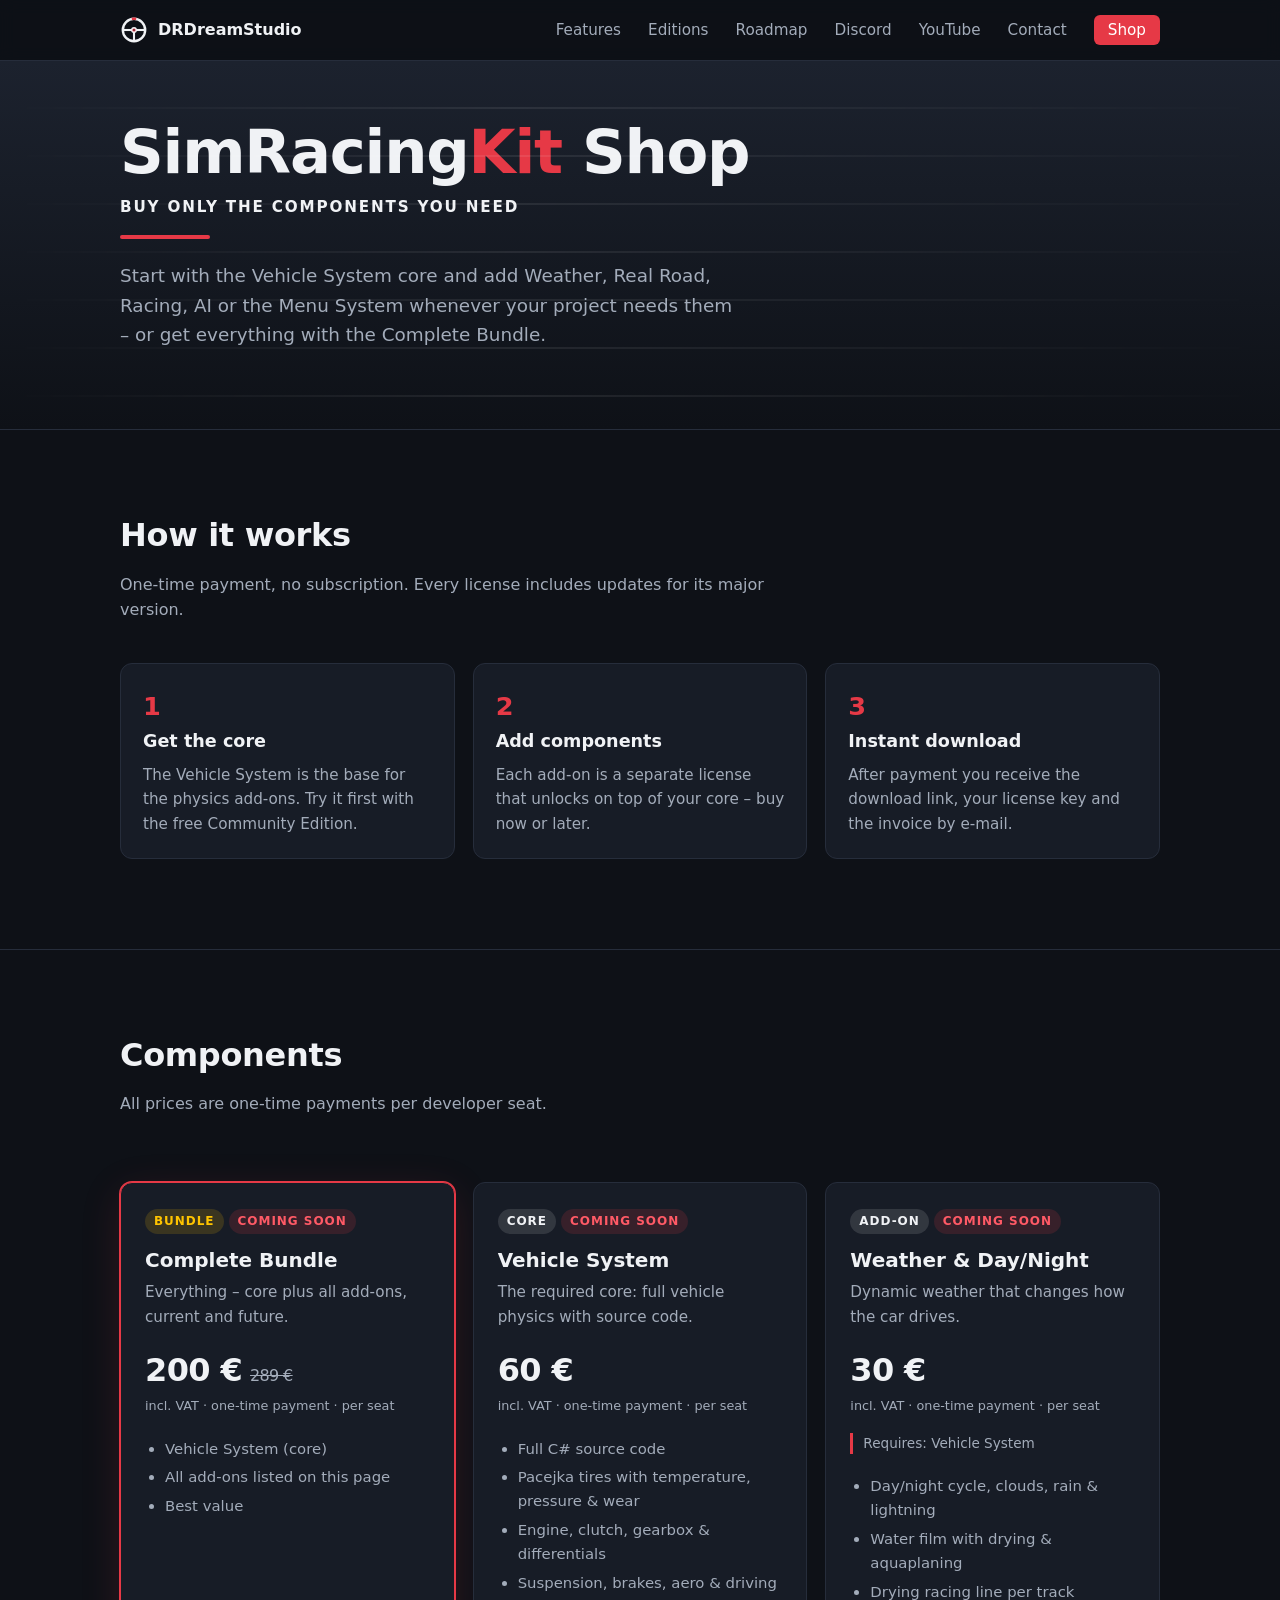
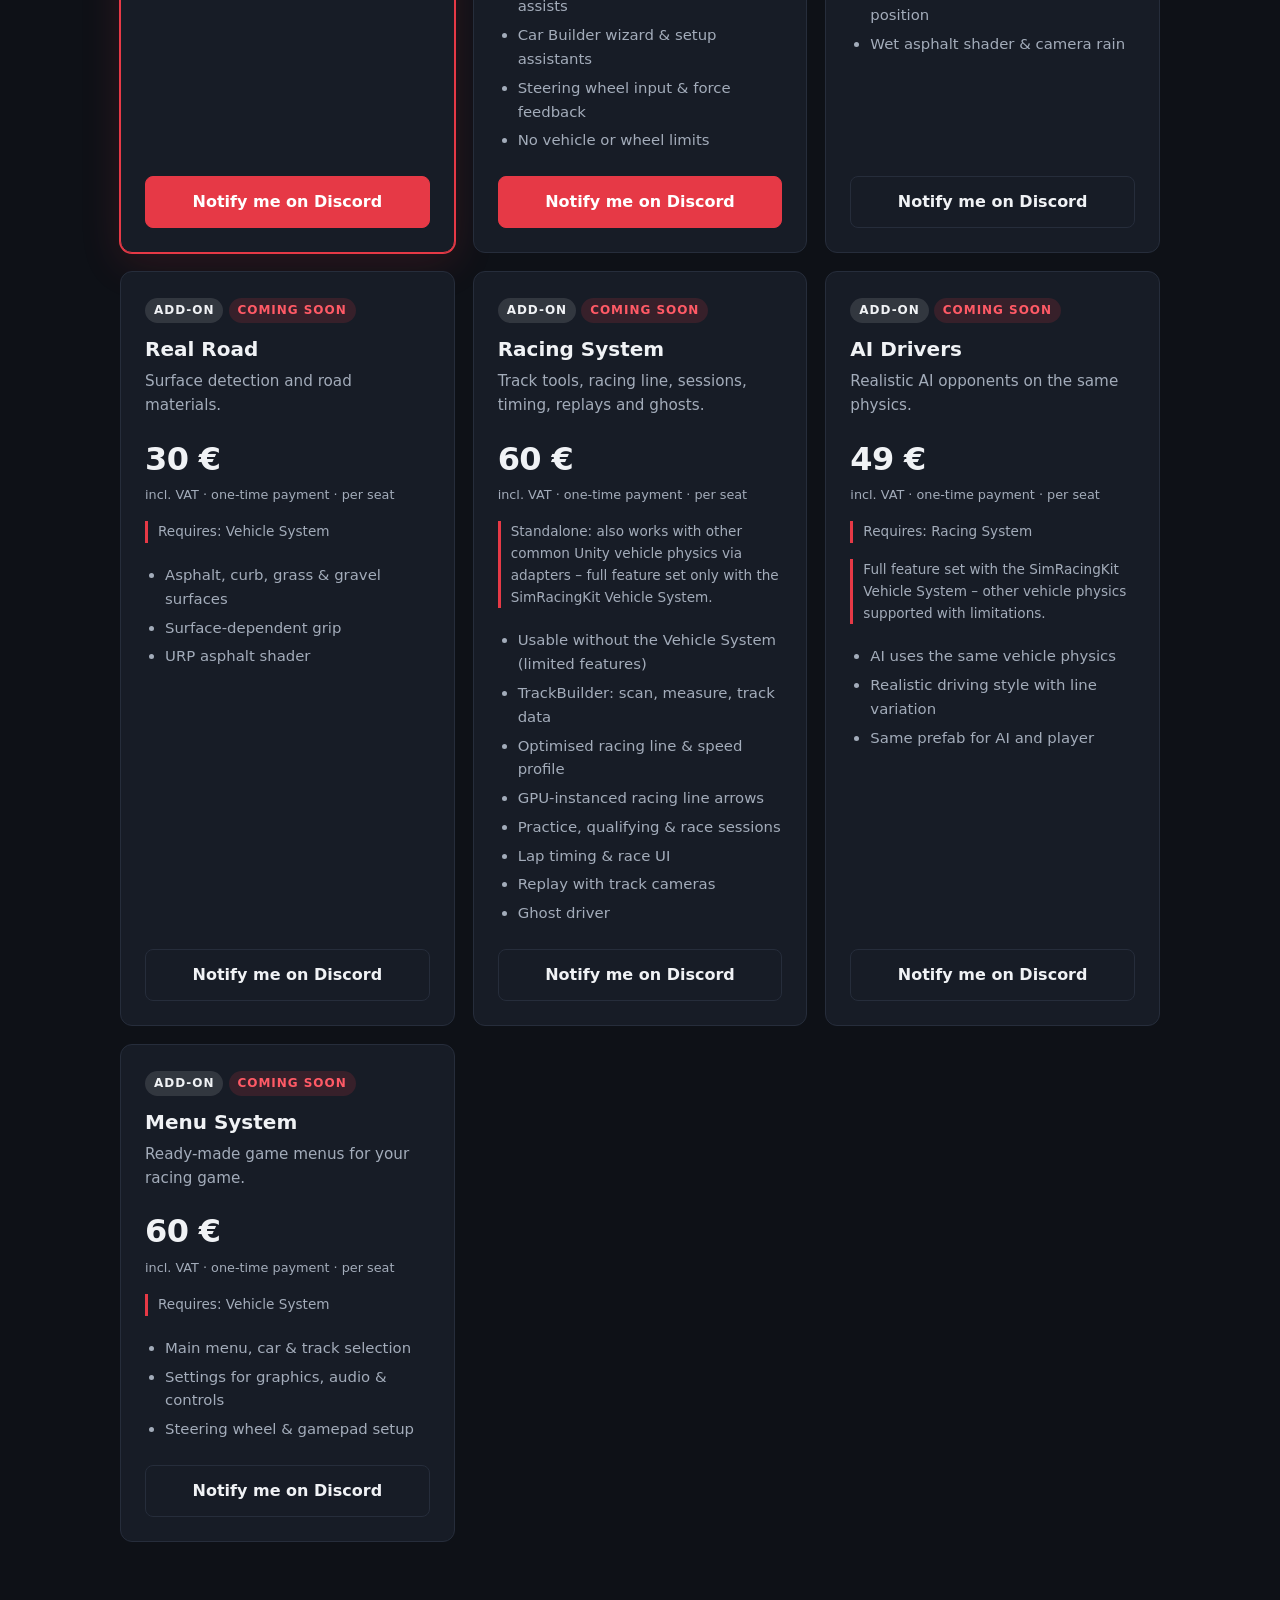
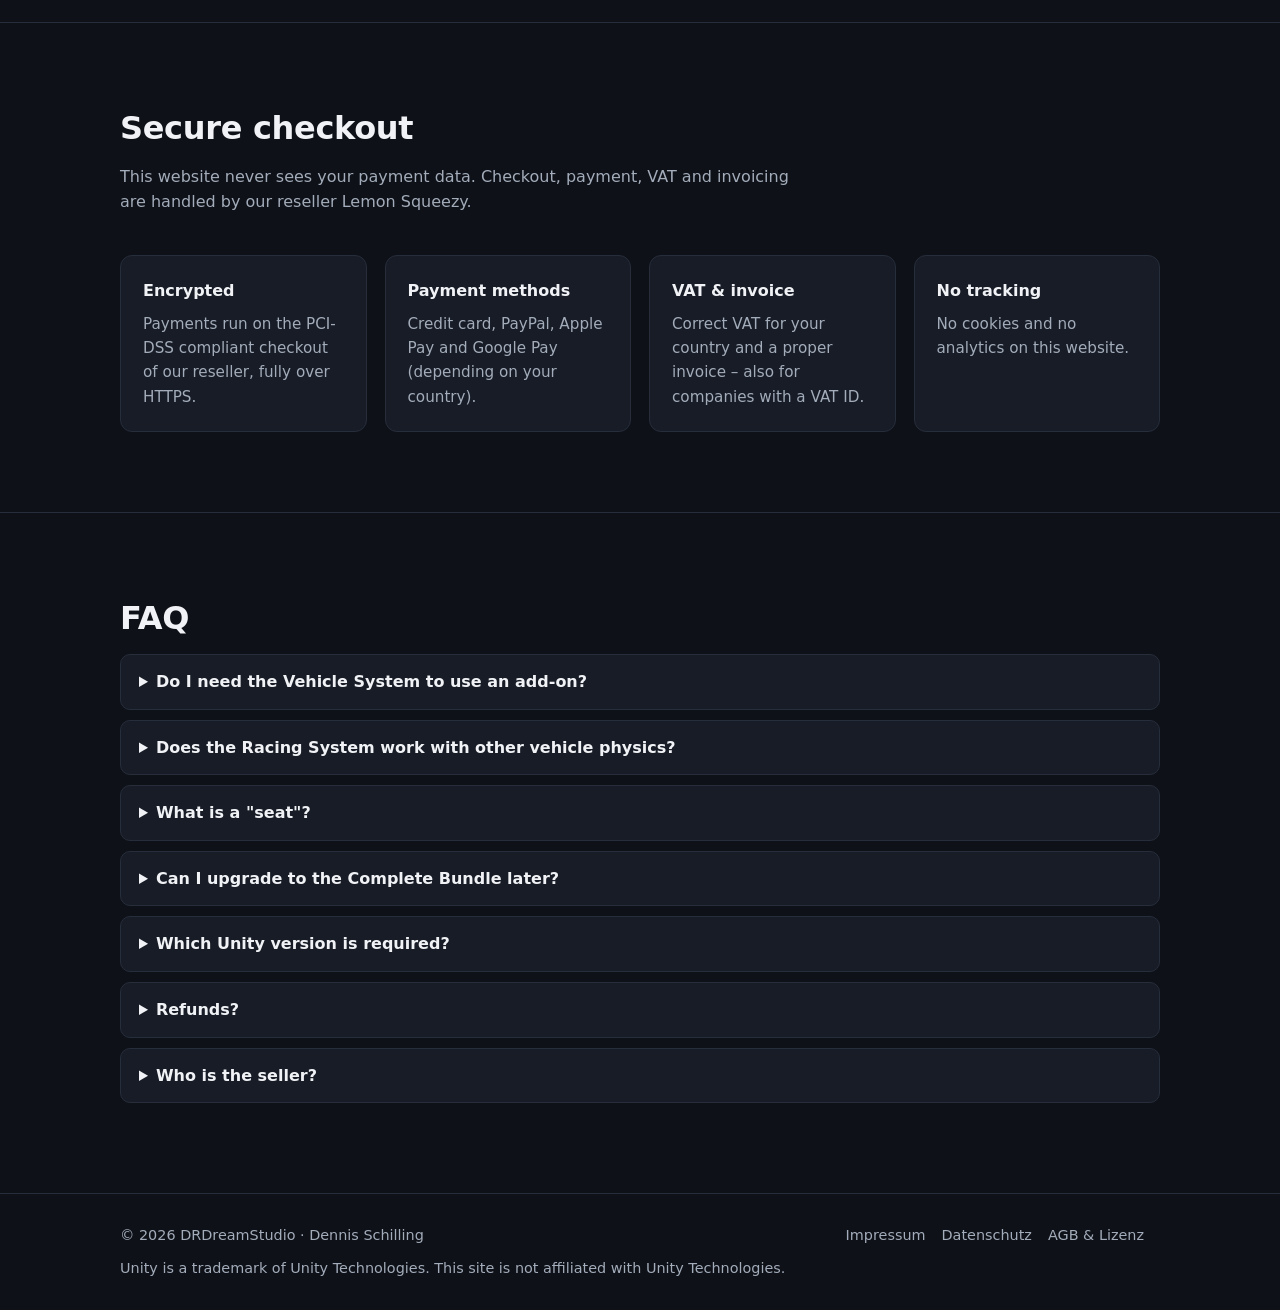
<file: shop.html>
<!doctype html>
<html lang="en">
<head>
<meta charset="utf-8">
<meta name="viewport" content="width=device-width, initial-scale=1">
<title>Shop – SimRacingKit | DRDreamStudio</title>
<meta name="description" content="Buy SimRacingKit components: Vehicle System core, Weather, Real Road, Racing System, AI Drivers, Menu System or the Complete Bundle.">
<link rel="icon" href="data:image/svg+xml,%3Csvg xmlns='http://www.w3.org/2000/svg' viewBox='0 0 100 100'%3E%3Ccircle cx='50' cy='50' r='38' fill='none' stroke='%23f0f2f5' stroke-width='9'/%3E%3Cpath d='M44 12.5 A38 38 0 0 1 56 12.5' stroke='%23e63946' stroke-width='9' fill='none'/%3E%3Ccircle cx='50' cy='50' r='10' fill='%23e63946'/%3E%3C/svg%3E">
<meta http-equiv="Content-Security-Policy" content="default-src 'self'; script-src 'self'; style-src 'self'; img-src 'self' data:; connect-src 'none'; object-src 'none'; base-uri 'self'; form-action 'none'">
<meta name="referrer" content="strict-origin-when-cross-origin">
<link rel="stylesheet" href="assets/css/style.css">
</head>
<body>

<svg width="0" height="0" class="sprite" aria-hidden="true">
  <defs>
    <symbol id="wheel" viewBox="0 0 100 100">
      <circle cx="50" cy="50" r="40" fill="none" stroke="#f0f2f5" stroke-width="8.5"/>
      <path d="M42.2 10.8 A40 40 0 0 1 57.8 10.8" fill="none" stroke="#e63946" stroke-width="8.5"/>
      <rect x="10" y="46.3" width="80" height="7.4" fill="#f0f2f5"/>
      <rect x="46.3" y="50" width="7.4" height="40" fill="#f0f2f5"/>
      <circle cx="50" cy="50" r="10.5" fill="#f0f2f5"/>
      <circle cx="50" cy="50" r="5.8" fill="#e63946"/>
      <circle cx="50" cy="50" r="2.6" fill="#0e1117"/>
    </symbol>
  </defs>
</svg>

<header class="top">
  <div class="wrap">
    <a class="brand" href="index.html"><svg><use href="#wheel"/></svg>DRDreamStudio</a>
    <nav>
      <a href="index.html#features">Features</a>
      <a href="index.html#editions">Editions</a>
      <a href="https://trello.com/b/XNqcwENH/simracingkit-roadmap" rel="noopener noreferrer" target="_blank">Roadmap</a>
      <a href="https://discord.gg/hZpCrPHmDp" rel="noopener noreferrer" target="_blank">Discord</a>
      <a href="https://www.youtube.com/@DennisSchilling1980" rel="noopener noreferrer" target="_blank">YouTube</a>
      <a href="index.html#contact">Contact</a>
      <a class="shop-link" href="shop.html">Shop</a>
    </nav>
  </div>
</header>

<div class="hero small">
  <div class="speed"></div>
  <div class="wrap">
    <h1>SimRacing<span class="kit">Kit</span> Shop</h1>
    <div class="edition">BUY ONLY THE COMPONENTS YOU NEED</div>
    <div class="bar"></div>
    <p class="lead">Start with the Vehicle System core and add Weather, Real Road, Racing, AI or the Menu System whenever your project needs them – or get everything with the Complete Bundle.</p>
  </div>
</div>

<section id="how">
  <div class="wrap">
    <h2>How it works</h2>
    <p class="sub">One-time payment, no subscription. Every license includes updates for its major version.</p>
    <div class="steps">
      <div class="card"><div class="num">1</div><h3>Get the core</h3><p>The Vehicle System is the base for the physics add-ons. Try it first with the free Community Edition.</p></div>
      <div class="card"><div class="num">2</div><h3>Add components</h3><p>Each add-on is a separate license that unlocks on top of your core – buy now or later.</p></div>
      <div class="card"><div class="num">3</div><h3>Instant download</h3><p>After payment you receive the download link, your license key and the invoice by e-mail.</p></div>
    </div>
  </div>
</section>

<section id="components">
  <div class="wrap">
    <h2>Components</h2>
    <p class="sub">All prices are one-time payments per developer seat.</p>

    <div id="consent-wrap" class="notice">
      <label><input type="checkbox" id="consent">
        I accept the <a href="terms.html">terms &amp; license (AGB)</a>. I agree that the download starts before the withdrawal period ends and I understand that I thereby lose my right of withdrawal for digital content (§ 356 (5) BGB).
      </label>
    </div>
    <br>

    <noscript><p class="notice">Please enable JavaScript to see the components, or ask us on <a href="https://discord.gg/hZpCrPHmDp">Discord</a>.</p></noscript>
    <div class="products" id="products"></div>
  </div>
</section>

<section id="secure">
  <div class="wrap">
    <h2>Secure checkout</h2>
    <p class="sub">This website never sees your payment data. Checkout, payment, VAT and invoicing are handled by our reseller Lemon Squeezy.</p>
    <div class="trust">
      <div class="card"><h3>Encrypted</h3><p>Payments run on the PCI-DSS compliant checkout of our reseller, fully over HTTPS.</p></div>
      <div class="card"><h3>Payment methods</h3><p>Credit card, PayPal, Apple Pay and Google Pay (depending on your country).</p></div>
      <div class="card"><h3>VAT &amp; invoice</h3><p>Correct VAT for your country and a proper invoice – also for companies with a VAT ID.</p></div>
      <div class="card"><h3>No tracking</h3><p>No cookies and no analytics on this website.</p></div>
    </div>
  </div>
</section>

<section id="faq" class="faq">
  <div class="wrap">
    <h2>FAQ</h2>
    <details><summary>Do I need the Vehicle System to use an add-on?</summary><p>For Weather, Real Road and the Menu System: yes. The Racing System and the AI Drivers can also be used with other vehicle physics (with limitations, see below). The AI Drivers always need the Racing System, because the AI drives on its generated racing line.</p></details>
    <details><summary>Does the Racing System work with other vehicle physics?</summary><p>Yes. The Racing System and the AI Drivers work with SimRacingKit and – via adapters – with other common Unity vehicle physics, so you can use them in your existing project. The full feature set is only available with the SimRacingKit Vehicle System: with other vehicle physics, features that need deep access to the simulation – such as tire wear and tire strategy or pit stops – are not available or limited.</p></details>
    <details><summary>What is a "seat"?</summary><p>One license per developer who works with SimRacingKit in the Unity Editor. Players of your finished game need no license – you can ship unlimited games built with it.</p></details>
    <details><summary>Can I upgrade to the Complete Bundle later?</summary><p>Yes. Contact us with your order number and we will credit what you already paid.</p></details>
    <details><summary>Which Unity version is required?</summary><p>Unity 6000.3 (Unity 6.3 LTS) or newer, Universal Render Pipeline and the Input System package.</p></details>
    <details><summary>Refunds?</summary><p>Because the download starts immediately, the statutory right of withdrawal for digital content expires. If something does not work, contact us – we will find a solution.</p></details>
    <details><summary>Who is the seller?</summary><p>Orders are processed by Lemon Squeezy as merchant of record (reseller). The software and support come from DRDreamStudio. See <a href="terms.html">terms</a>.</p></details>
  </div>
</section>

<footer>
  <div class="wrap">
    <span>© 2026 DRDreamStudio · Dennis Schilling</span>
    <span class="links"><a href="impressum.html">Impressum</a><a href="datenschutz.html">Datenschutz</a><a href="terms.html">AGB &amp; Lizenz</a></span>
    <span>Unity is a trademark of Unity Technologies. This site is not affiliated with Unity Technologies.</span>
  </div>
</footer>
<script src="assets/js/products.js"></script>
<script src="assets/js/shop.js"></script>
</body>
</html>
</file>
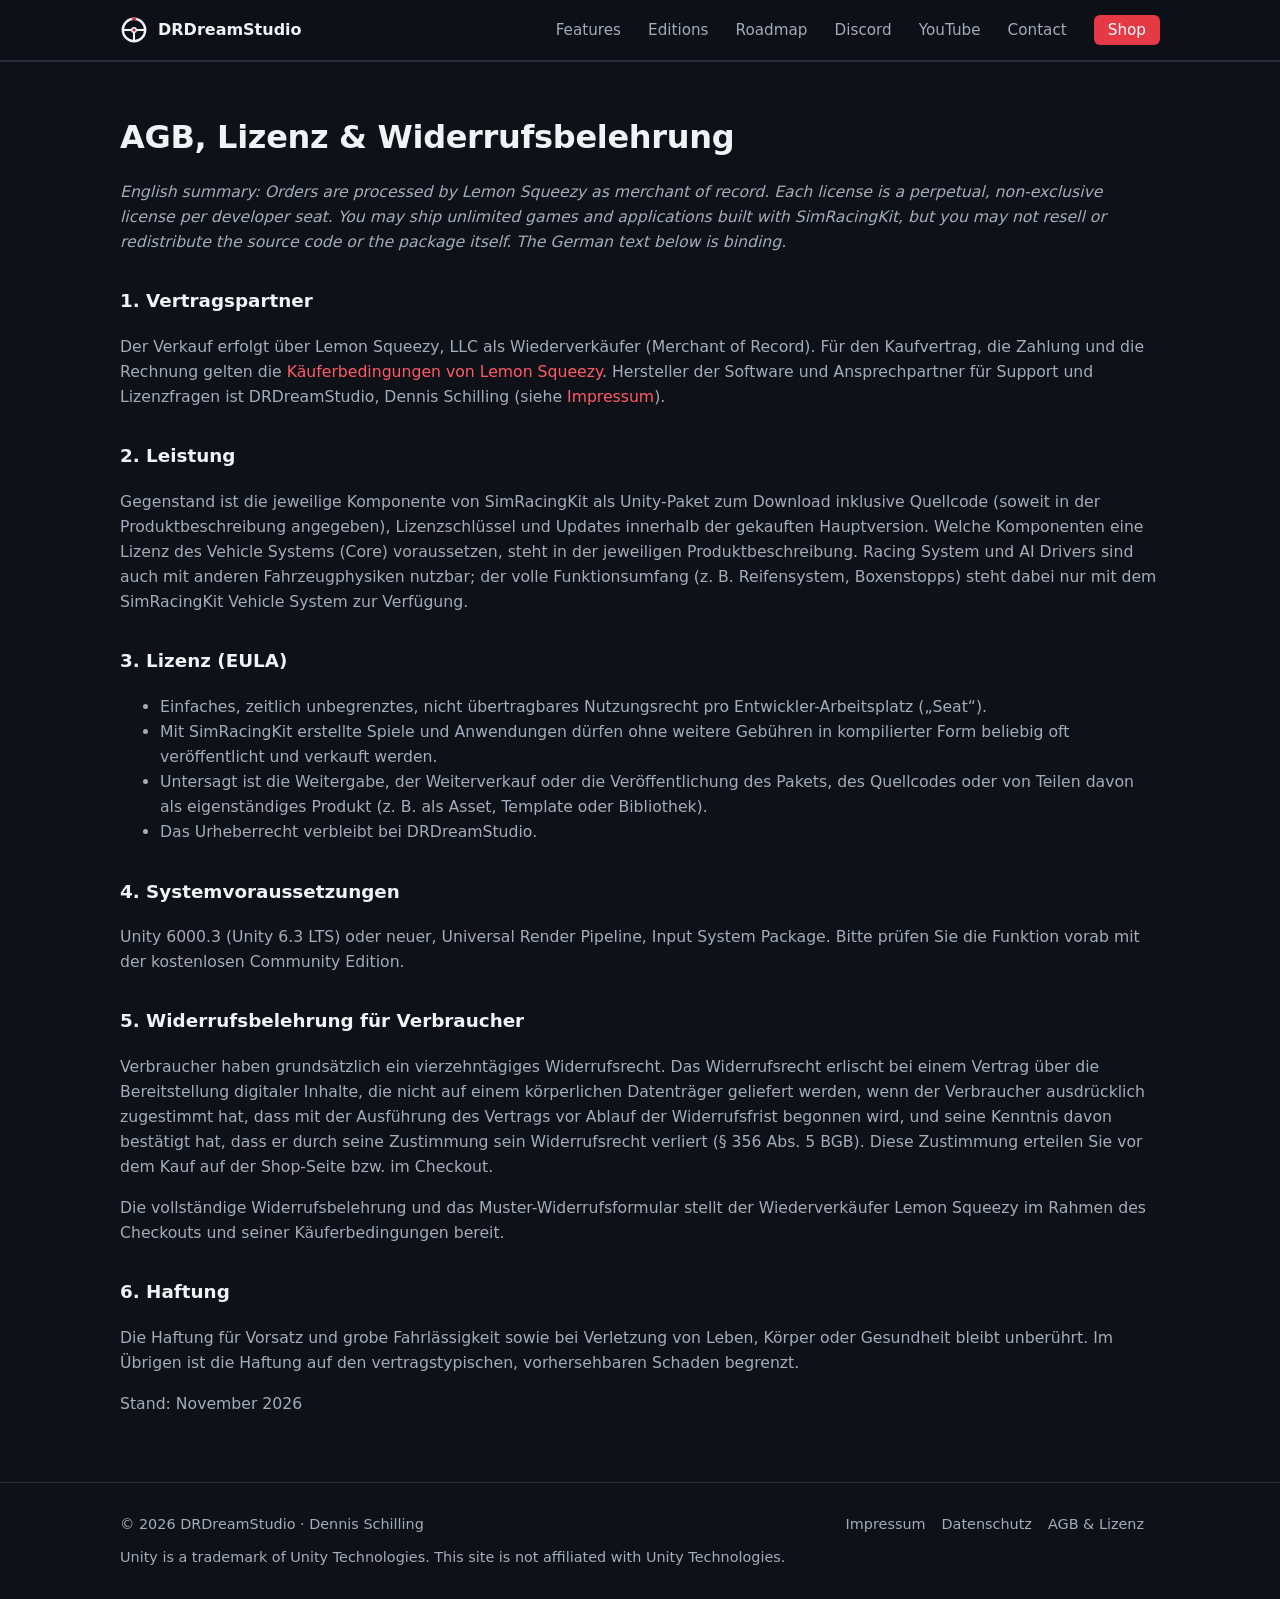
<file: terms.html>
<!doctype html>
<html lang="de">
<head>
<meta charset="utf-8">
<meta name="viewport" content="width=device-width, initial-scale=1">
<title>AGB & Lizenz – SimRacingKit</title>
<meta name="description" content="Kaufbedingungen, Lizenz und Widerrufsbelehrung für SimRacingKit">
<link rel="icon" href="data:image/svg+xml,%3Csvg xmlns='http://www.w3.org/2000/svg' viewBox='0 0 100 100'%3E%3Ccircle cx='50' cy='50' r='38' fill='none' stroke='%23f0f2f5' stroke-width='9'/%3E%3Cpath d='M44 12.5 A38 38 0 0 1 56 12.5' stroke='%23e63946' stroke-width='9' fill='none'/%3E%3Ccircle cx='50' cy='50' r='10' fill='%23e63946'/%3E%3C/svg%3E">
<meta http-equiv="Content-Security-Policy" content="default-src 'self'; script-src 'self'; style-src 'self'; img-src 'self' data:; connect-src 'none'; object-src 'none'; base-uri 'self'; form-action 'none'">
<meta name="referrer" content="strict-origin-when-cross-origin">
<link rel="stylesheet" href="assets/css/style.css">
</head>
<body>

<svg width="0" height="0" class="sprite" aria-hidden="true">
  <defs>
    <symbol id="wheel" viewBox="0 0 100 100">
      <circle cx="50" cy="50" r="40" fill="none" stroke="#f0f2f5" stroke-width="8.5"/>
      <path d="M42.2 10.8 A40 40 0 0 1 57.8 10.8" fill="none" stroke="#e63946" stroke-width="8.5"/>
      <rect x="10" y="46.3" width="80" height="7.4" fill="#f0f2f5"/>
      <rect x="46.3" y="50" width="7.4" height="40" fill="#f0f2f5"/>
      <circle cx="50" cy="50" r="10.5" fill="#f0f2f5"/>
      <circle cx="50" cy="50" r="5.8" fill="#e63946"/>
      <circle cx="50" cy="50" r="2.6" fill="#0e1117"/>
    </symbol>
  </defs>
</svg>

<header class="top">
  <div class="wrap">
    <a class="brand" href="index.html"><svg><use href="#wheel"/></svg>DRDreamStudio</a>
    <nav>
      <a href="index.html#features">Features</a>
      <a href="index.html#editions">Editions</a>
      <a href="https://trello.com/b/XNqcwENH/simracingkit-roadmap" rel="noopener noreferrer" target="_blank">Roadmap</a>
      <a href="https://discord.gg/hZpCrPHmDp" rel="noopener noreferrer" target="_blank">Discord</a>
      <a href="https://www.youtube.com/@DennisSchilling1980" rel="noopener noreferrer" target="_blank">YouTube</a>
      <a href="index.html#contact">Contact</a>
      <a class="shop-link" href="shop.html">Shop</a>
    </nav>
  </div>
</header>

<div class="legal"><section><div class="wrap">
  <h2>AGB, Lizenz &amp; Widerrufsbelehrung</h2>
  <p><em>English summary: Orders are processed by Lemon Squeezy as merchant of record. Each license is a perpetual, non-exclusive license per developer seat. You may ship unlimited games and applications built with SimRacingKit, but you may not resell or redistribute the source code or the package itself. The German text below is binding.</em></p>

  <h3>1. Vertragspartner</h3>
  <p>Der Verkauf erfolgt über Lemon Squeezy, LLC als Wiederverkäufer (Merchant of Record). Für den Kaufvertrag, die Zahlung und die Rechnung gelten die <a href="https://www.lemonsqueezy.com/buyer-terms" rel="noopener noreferrer" target="_blank">Käuferbedingungen von Lemon Squeezy</a>. Hersteller der Software und Ansprechpartner für Support und Lizenzfragen ist DRDreamStudio, Dennis Schilling (siehe <a href="impressum.html">Impressum</a>).</p>

  <h3>2. Leistung</h3>
  <p>Gegenstand ist die jeweilige Komponente von SimRacingKit als Unity-Paket zum Download inklusive Quellcode (soweit in der Produktbeschreibung angegeben), Lizenzschlüssel und Updates innerhalb der gekauften Hauptversion. Welche Komponenten eine Lizenz des Vehicle Systems (Core) voraussetzen, steht in der jeweiligen Produktbeschreibung. Racing System und AI Drivers sind auch mit anderen Fahrzeugphysiken nutzbar; der volle Funktionsumfang (z. B. Reifensystem, Boxenstopps) steht dabei nur mit dem SimRacingKit Vehicle System zur Verfügung.</p>

  <h3>3. Lizenz (EULA)</h3>
  <ul>
    <li>Einfaches, zeitlich unbegrenztes, nicht übertragbares Nutzungsrecht pro Entwickler-Arbeitsplatz („Seat“).</li>
    <li>Mit SimRacingKit erstellte Spiele und Anwendungen dürfen ohne weitere Gebühren in kompilierter Form beliebig oft veröffentlicht und verkauft werden.</li>
    <li>Untersagt ist die Weitergabe, der Weiterverkauf oder die Veröffentlichung des Pakets, des Quellcodes oder von Teilen davon als eigenständiges Produkt (z. B. als Asset, Template oder Bibliothek).</li>
    <li>Das Urheberrecht verbleibt bei DRDreamStudio.</li>
  </ul>

  <h3>4. Systemvoraussetzungen</h3>
  <p>Unity 6000.3 (Unity 6.3 LTS) oder neuer, Universal Render Pipeline, Input System Package. Bitte prüfen Sie die Funktion vorab mit der kostenlosen Community Edition.</p>

  <h3>5. Widerrufsbelehrung für Verbraucher</h3>
  <p>Verbraucher haben grundsätzlich ein vierzehntägiges Widerrufsrecht. Das Widerrufsrecht erlischt bei einem Vertrag über die Bereitstellung digitaler Inhalte, die nicht auf einem körperlichen Datenträger geliefert werden, wenn der Verbraucher ausdrücklich zugestimmt hat, dass mit der Ausführung des Vertrags vor Ablauf der Widerrufsfrist begonnen wird, und seine Kenntnis davon bestätigt hat, dass er durch seine Zustimmung sein Widerrufsrecht verliert (§ 356 Abs. 5 BGB). Diese Zustimmung erteilen Sie vor dem Kauf auf der Shop-Seite bzw. im Checkout.</p>
  <p>Die vollständige Widerrufsbelehrung und das Muster-Widerrufsformular stellt der Wiederverkäufer Lemon Squeezy im Rahmen des Checkouts und seiner Käuferbedingungen bereit.</p>

  <h3>6. Haftung</h3>
  <p>Die Haftung für Vorsatz und grobe Fahrlässigkeit sowie bei Verletzung von Leben, Körper oder Gesundheit bleibt unberührt. Im Übrigen ist die Haftung auf den vertragstypischen, vorhersehbaren Schaden begrenzt.</p>

  <p>Stand: November 2026</p>
</div></section></div>

<footer>
  <div class="wrap">
    <span>© 2026 DRDreamStudio · Dennis Schilling</span>
    <span class="links"><a href="impressum.html">Impressum</a><a href="datenschutz.html">Datenschutz</a><a href="terms.html">AGB &amp; Lizenz</a></span>
    <span>Unity is a trademark of Unity Technologies. This site is not affiliated with Unity Technologies.</span>
  </div>
</footer>

</body>
</html>
</file>
<file: assets/css/style.css>
/* SimRacingKit – DRDreamStudio | site styles */
:root{
  --bg:#0e1117; --bg2:#1c222e; --card:#171c26; --line:#262d3b;
  --text:#f0f2f5; --muted:#a3acba; --red:#e63946; --red2:#ff5a66; --green:#3ddc84;
}
*{box-sizing:border-box}
html{scroll-behavior:smooth}
body{margin:0;background:var(--bg);color:var(--text);
     font-family:system-ui,-apple-system,"Segoe UI",Roboto,Helvetica,Arial,sans-serif;line-height:1.6}
a{color:var(--red2);text-decoration:none} a:hover{text-decoration:underline}
.wrap{max-width:1080px;margin:0 auto;padding:0 20px}
.sr-only{position:absolute;width:1px;height:1px;overflow:hidden;clip:rect(0 0 0 0)}

/* header */
header.top{position:sticky;top:0;z-index:10;background:rgba(14,17,23,.85);backdrop-filter:blur(8px);border-bottom:1px solid var(--line)}
header.top .wrap{display:flex;align-items:center;justify-content:space-between;height:60px}
.brand{display:flex;align-items:center;gap:10px;font-weight:700;color:var(--text)}
.brand svg{width:28px;height:28px}
.brand:hover{text-decoration:none}
nav a{color:var(--muted);margin-left:22px;font-size:.95rem}
nav a:hover,nav a.active{color:var(--text);text-decoration:none}
nav a.shop-link{color:#fff;background:var(--red);padding:6px 14px;border-radius:6px}
nav a.shop-link:hover{filter:brightness(1.1)}

/* hero */
.hero{background:linear-gradient(180deg,var(--bg2),var(--bg));padding:90px 0 80px;overflow:hidden;position:relative}
.hero .wrap{display:grid;grid-template-columns:1fr 1.2fr;gap:50px;align-items:center}
.hero .emblem svg{width:100%;max-width:380px;filter:drop-shadow(0 0 40px rgba(230,57,70,.25))}
.hero.small{padding:60px 0 50px}
.hero.small .wrap{display:block}
h1{font-size:clamp(2.4rem,5vw,3.8rem);line-height:1.05;margin:0 0 10px;letter-spacing:-.02em}
h1 .kit{color:var(--red)}
.edition{font-weight:600;letter-spacing:.12em;font-size:.95rem;color:var(--text)}
.bar{width:90px;height:4px;background:var(--red);margin:16px 0 22px;border-radius:2px}
.lead{color:var(--muted);font-size:1.15rem;max-width:620px;margin:0 0 30px}
.btns{display:flex;gap:14px;flex-wrap:wrap}
.btn{display:inline-block;padding:12px 22px;border-radius:8px;font-weight:600;border:1px solid var(--line);color:var(--text);background:var(--card);cursor:pointer;font-size:1rem;font-family:inherit;text-align:center}
.btn.primary{background:var(--red);border-color:var(--red);color:#fff}
.btn:hover{text-decoration:none;filter:brightness(1.1)}
.btn[aria-disabled="true"]{opacity:.55;cursor:not-allowed;filter:none}
.speed{position:absolute;inset:0;pointer-events:none;opacity:.08;
       background:repeating-linear-gradient(180deg,transparent 0 46px,#fff 46px 48px);mask-image:linear-gradient(90deg,transparent,#000 40%,transparent)}

/* sections & cards */
section{padding:80px 0;border-top:1px solid var(--line)}
h2{font-size:2rem;margin:0 0 10px;letter-spacing:-.01em}
.sub{color:var(--muted);margin:0 0 40px;max-width:680px}
.grid{display:grid;grid-template-columns:repeat(3,1fr);gap:18px}
.card{background:var(--card);border:1px solid var(--line);border-radius:12px;padding:22px}
.card h3{margin:0 0 8px;font-size:1.1rem}
.card p{margin:0;color:var(--muted);font-size:.95rem}
.card .ico{width:34px;height:34px;border-radius:8px;background:rgba(230,57,70,.15);color:var(--red);display:grid;place-items:center;font-weight:700;margin-bottom:12px}
.compare{display:grid;grid-template-columns:1fr 1fr;gap:18px}
.compare ul{margin:0;padding-left:20px;color:var(--muted)} .compare li{margin:6px 0}
.tag{display:inline-block;font-size:.75rem;font-weight:700;letter-spacing:.08em;padding:3px 9px;border-radius:20px;margin-bottom:10px}
.tag.free{background:rgba(46,204,113,.15);color:var(--green)}
.tag.soon{background:rgba(230,57,70,.15);color:var(--red2)}
.tag.core{background:rgba(240,242,245,.12);color:var(--text)}
.tag.bundle{background:rgba(255,196,0,.15);color:#ffc400}
.contact{display:grid;grid-template-columns:repeat(3,1fr);gap:18px}

/* shop */
.steps{display:grid;grid-template-columns:repeat(3,1fr);gap:18px;margin-bottom:10px}
.steps .num{font-size:1.6rem;font-weight:800;color:var(--red)}
.products{display:grid;grid-template-columns:repeat(3,1fr);gap:18px}
.product{display:flex;flex-direction:column;background:var(--card);border:1px solid var(--line);border-radius:12px;padding:24px}
.product.featured{border-color:var(--red);box-shadow:0 0 0 1px var(--red),0 10px 40px rgba(230,57,70,.15)}
.product h3{margin:0 0 4px;font-size:1.25rem}
.product .tagline{color:var(--muted);font-size:.95rem;margin:0 0 16px}
.product ul{margin:0 0 18px;padding-left:20px;color:var(--muted);font-size:.93rem;flex:1}
.product li{margin:5px 0}
.price{font-size:2rem;font-weight:800;letter-spacing:-.02em;margin:0}
.price .old{font-size:1rem;color:var(--muted);text-decoration:line-through;font-weight:500;margin-left:8px}
.price-note{color:var(--muted);font-size:.8rem;margin:0 0 16px}
.requires{font-size:.85rem;color:var(--muted);border-left:3px solid var(--red);padding-left:10px;margin:0 0 16px}
.product .btn{width:100%}
.consent{font-size:.78rem;color:var(--muted);margin:10px 0 0}
.trust{display:grid;grid-template-columns:repeat(4,1fr);gap:18px}
.trust .card h3{font-size:1rem}
.faq details{background:var(--card);border:1px solid var(--line);border-radius:10px;padding:14px 18px;margin-bottom:10px}
.faq summary{cursor:pointer;font-weight:600}
.faq details p{color:var(--muted);margin:10px 0 0}
.notice{background:rgba(230,57,70,.08);border:1px solid rgba(230,57,70,.35);border-radius:10px;padding:14px 18px;color:var(--muted);font-size:.92rem}

/* legal pages */
.legal{font-size:.98rem;color:var(--muted)} .legal h2,.legal h3{color:var(--text)}
.legal h3{margin-top:32px}
.legal section{padding:50px 0}

/* footer */
footer{border-top:1px solid var(--line);padding:30px 0;color:var(--muted);font-size:.9rem}
footer .wrap{display:flex;justify-content:space-between;flex-wrap:wrap;gap:10px}
footer .links a{color:var(--muted);margin-right:16px}
footer .links a:hover{color:var(--text)}

@media (max-width:900px){
  .products,.trust{grid-template-columns:1fr 1fr}
}
@media (max-width:820px){
  .hero .wrap,.compare,.contact,.steps{grid-template-columns:1fr}
  .grid{grid-template-columns:1fr 1fr}
  .hero .emblem{text-align:center} .hero .emblem svg{max-width:220px}
  nav a{margin-left:14px}
}
@media (max-width:600px){
  .grid,.products,.trust{grid-template-columns:1fr}
  nav a:not(.shop-link){display:none}
}
.mt{margin-top:16px}
.sprite{position:absolute}
</file>
